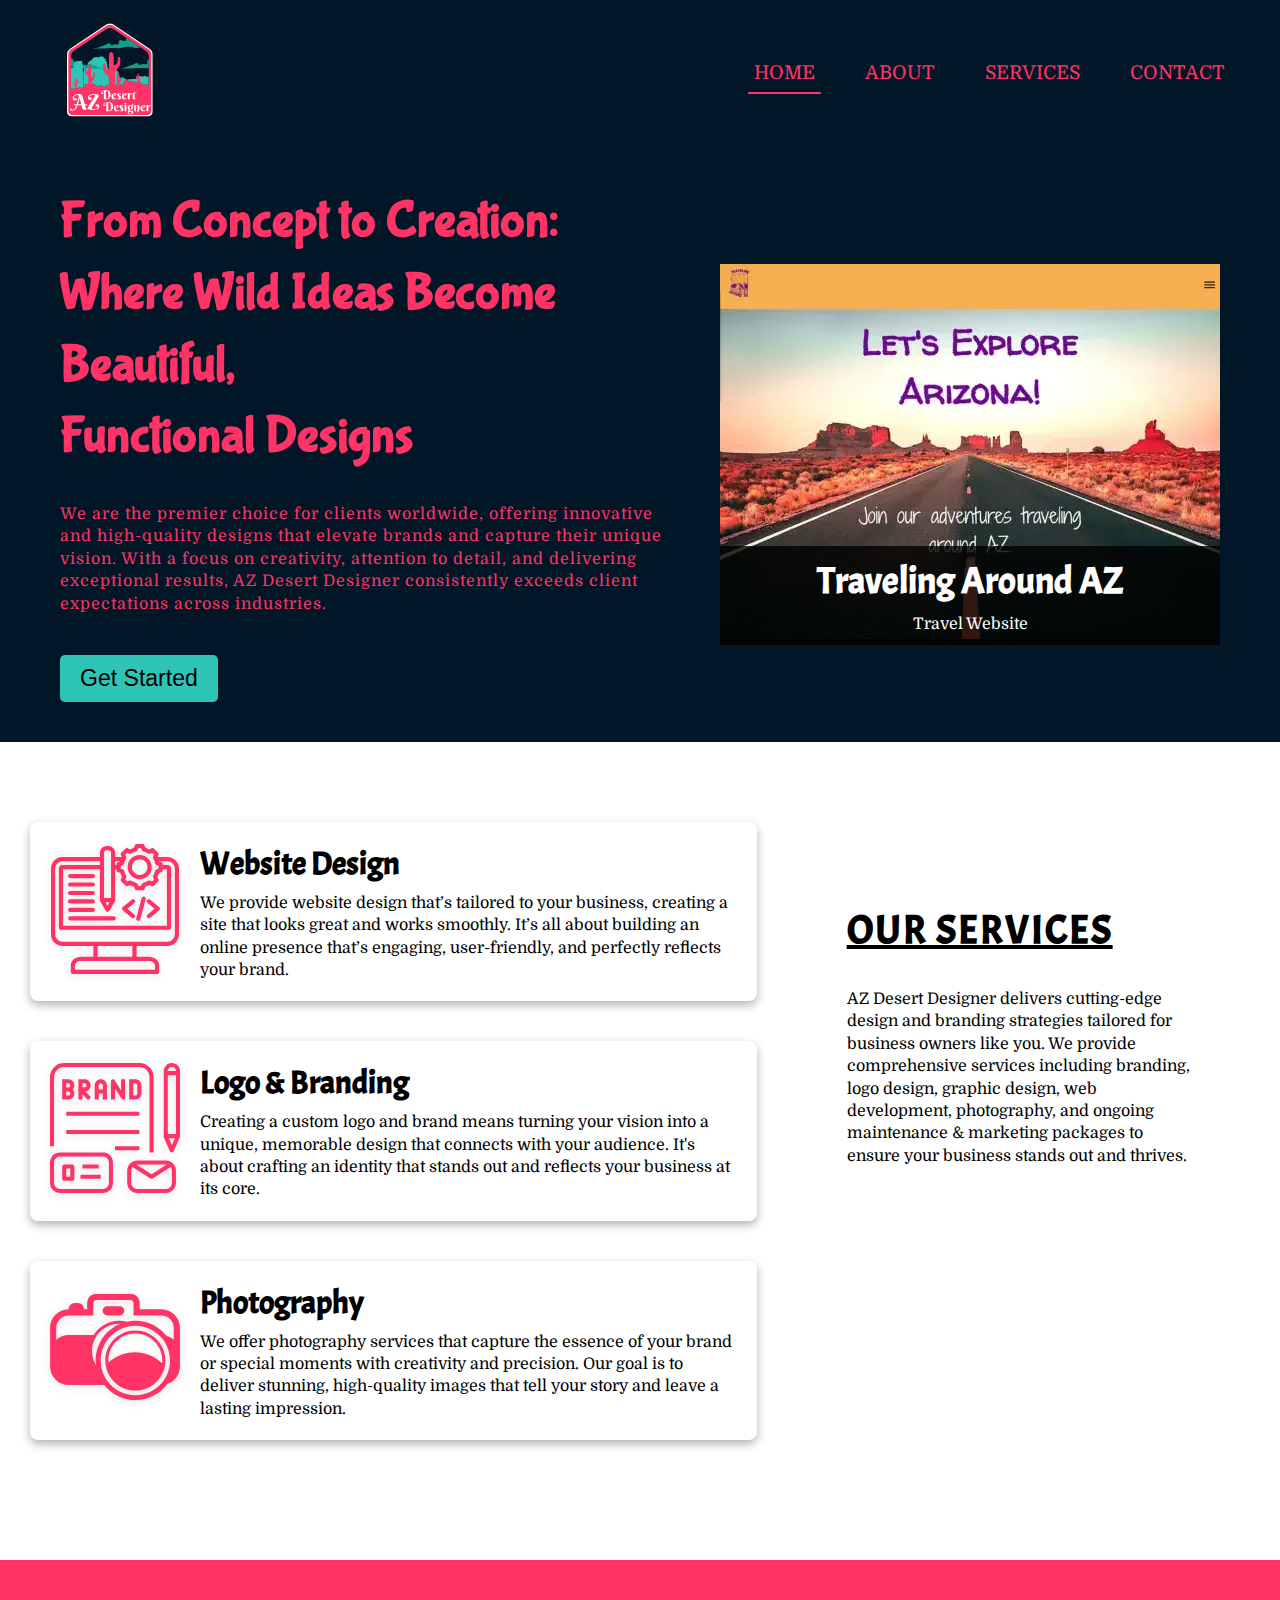
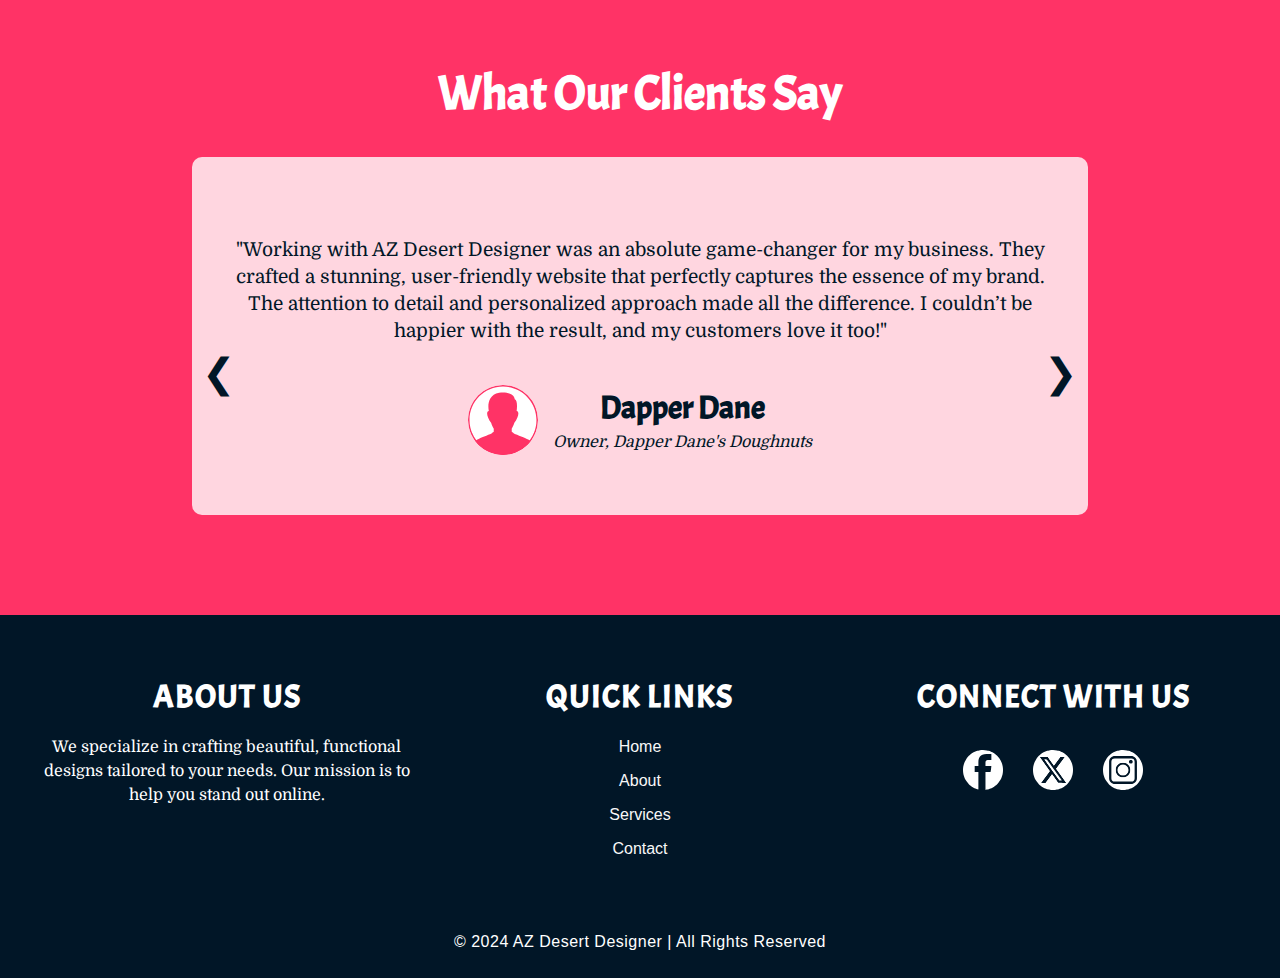
<file: index.html>
<!DOCTYPE html>
<html lang="en">

<head>
    <meta charset="UTF-8">
    <meta name="viewport" content="width=device-width, initial-scale=1.0">
    <meta name="description" content="We offer creative, modern, and user-friendly design solutions that make your business stand out. Contact us for custom web and graphic design services.">
    <meta name="keywords" content="web design, graphic design, creative design, UI/UX, modern design, design agency, design, designer">
    <meta name="author" content="AZ Desert Designer">
    <meta name="robots" content="index, follow">
    <meta property="og:title" content="Creative and Modern Design Solutions">
    <meta property="og:description" content="Offering unique web and graphic design solutions that make your brand stand out.">
    <meta property="og:type" content="website">
    <meta property="og:url" content="https://www.azdesertdesigner.com/" />
    <meta property="og:image" content="">
    <meta property="og:site_name" content="AZ Desert Designer">
    <title>Creative and Modern Design Solutions | AZ Desert Designer</title>
    <link rel="icon" type="image/webp" href="assets/images/az-desert-designer-favicon.svg">
    <link rel="stylesheet" href="css/global.css?v=1.0">
    <link rel="stylesheet" href="css/home.css?v=1.0">
    <link rel="canonical" href="https://www.azdesertdesigner.com/" />
    <!-- Google tag (gtag.js) -->
    <script async src="https://www.googletagmanager.com/gtag/js?id=G-CYQZF57DJ5"></script>
    <script>
        window.dataLayer = window.dataLayer || [];
        function gtag(){dataLayer.push(arguments);}
        gtag('js', new Date());
        gtag('config', 'G-CYQZF57DJ5');
    </script>
</head>

<body>

    <nav class="navbar">
        <div class="logo">
            <a href="index.html"><img src="assets/images/az-desert-designer-logo.svg" alt="AZ Desert Designer Logo"></a>
        </div>
        <ul class="nav-links" id="navLinks">
            <li><a href="index.html" class="active">HOME</a></li>
            <li><a href="about.html">ABOUT</a></li>
            <li><a href="services.html">SERVICES</a></li>
            <li><a href="contact.html">CONTACT</a></li>
        </ul>
        <div class="hamburger" onclick="toggleMenu()">
            <span class="menu-icon">&#9776;</span>
            <span class="close-icon">&times;</span>
        </div>
    </nav>

    <main class="main-section">
        <div class="text-section">
            <h1>From Concept to Creation:<br>Where Wild Ideas Become Beautiful,<br>Functional Designs</h1>
            <p>We are the premier choice for clients worldwide, offering innovative and high-quality designs that elevate brands and capture their unique vision. With a focus on creativity, attention to detail, and delivering exceptional results, AZ Desert Designer consistently exceeds client expectations across industries.</p>
            <button aria-label="Get started with our services">Get Started</button>
        </div>
        <div class="carousel-section">
            <div class="carousel" id="carousel">
                <div class="carousel-slide">
                    <picture>
                        <source srcset="assets/images/traveling-around-az-carousel500.webp" media="(max-width: 1764px)">
                        <img src="assets/images/traveling-around-az-carousel700.webp" alt="Landing page view of the Traveling Around AZ website">
                    </picture>
                    <div class="carousel-caption">
                        <h2>Traveling Around AZ</h2>
                        <p>Travel Website</p>
                    </div>
                </div>
                <div class="carousel-slide">
                    <picture>
                        <source srcset="assets/images/dapper-danes-doughnuts-carousel500.webp" media="(max-width: 1764px)">
                        <img src="assets/images/dapper-danes-doughnuts-carousel700.webp" alt="Landing page view of Dapper Dane's Doughnuts website">
                    </picture>
                    <div class="carousel-caption">
                        <h2>Dapper Dane's Doughnuts</h2>
                        <p>Pop-Up Restaurant</p>
                    </div>
                </div>
                <div class="carousel-slide">
                    <picture>
                        <source srcset="assets/images/creative-cactus-web-designs-carousel500.webp" media="(max-width: 1764px)">
                        <img src="assets/images/creative-cactus-web-designs-carousel700.webp" alt="Landing page view Creative Cactus Web Designs website">
                    </picture>
                    <div class="carousel-caption">
                        <h2>Creative Cactus Web Designs</h2>
                        <p>Web Design</p>
                    </div>
                </div>
            </div>
        </div>
    </main>

    <section class="services">
        <div class="services-left">
            <a href="web-design.html" class="services-link">
                <div class="services-card">
                    <div class="services-icon">
                        <img src="assets/images/web-design.svg" alt="graphic of web design">
                    </div>
                    <div class="services-card-content">
                        <h3>Website Design</h3>
                        <p>We provide website design that’s tailored to your business, creating a site that looks great and works smoothly. It’s all about building an online presence that’s engaging, user-friendly, and perfectly reflects your brand.</p>
                    </div>
                </div>
            </a>
            <a href="#" class="services-link">
                <div class="services-card">
                    <div class="services-icon">
                        <img src="assets/images/logo-brand.svg" alt="graphic of a logo and brand">
                    </div>
                    <div class="services-card-content">
                        <h3>Logo & Branding</h3>
                        <p>Creating a custom logo and brand means turning your vision into a unique, memorable design that connects with your audience. It's about crafting an identity that stands out and reflects your business at its core.</p>
                    </div>
                </div>
            </a>
            <a href="#" class="services-link">
                <div class="services-card">
                    <div class="services-icon">
                        <img src="assets/images/photography.svg" alt="graphic of a camera">
                    </div>
                    <div class="services-card-content">
                        <h3>Photography</h3>
                        <p>We offer photography services that capture the essence of your brand or special moments with creativity and precision. Our goal is to deliver stunning, high-quality images that tell your story and leave a lasting impression.</p>
                    </div>
                </div>
            </a>
        </div>
        <div class="services-text">
            <h2>Our Services</h2>
            <p>AZ Desert Designer delivers cutting-edge design and branding strategies tailored for business owners like you. We provide comprehensive services including branding, logo design, graphic design, web development, photography, and ongoing maintenance & marketing packages to ensure your business stands out and thrives.</p>
        </div>
    </section>

    <section class="testimonials">
        <h2>What Our Clients Say</h2>
        <div class="testimonials-carousel">
            <div class="testimonial-card active">
                <p class="quote">"Working with AZ Desert Designer was an absolute game-changer for my business. They crafted a stunning, user-friendly website that perfectly captures the essence of my brand. The attention to detail and personalized approach made all the difference. I couldn’t be happier with the result, and my customers love it too!"</p>
                <div class="client-info">
                    <img src="assets/images/generic-male-client.svg" alt="Client Photo">
                    <div>
                        <h3>Dapper Dane</h3>
                        <p>Owner, Dapper Dane's Doughnuts</p>
                    </div>
                </div>
            </div>
            <div class="testimonial-card">
                <p class="quote">"AZ Desert Designer delivered beyond our expectations. Not only did they create a visually stunning site, but they also ensured it was fast, responsive, and optimized for SEO. Their professionalism and ability to understand our needs made the entire process seamless. Our site traffic has significantly increased since the launch!"</p>
                <div class="client-info">
                    <img src="assets/images/generic-male-client.svg" alt="Client Photo">
                    <div>
                        <h3>Jon Desserres</h3>
                        <p>Founder, Creative Cactus Web Designs</p>
                    </div>
                </div>
            </div>
            <div class="testimonial-card">
                <p class="quote">"From start to finish, AZ Desert Designer made our web design process smooth and stress-free. They were incredibly responsive and always willing to go the extra mile to make sure our vision came to life. The result was a clean, modern website that truly stands out in our industry. I highly recommend them to anyone looking to elevate their online presence!"</p>
                <div class="client-info">
                    <img src="assets/images/generic-female-client.svg" alt="Client Photo">
                    <div>
                        <h3>Road Warrior</h3>
                        <p>Director, Traveling Around AZ</p>
                    </div>
                </div>
            </div>
        </div>
        <!-- Carousel controls -->
        <button class="carousel-prev" aria-label="Previous Testimonial">&#10094;</button>
        <button class="carousel-next" aria-label="Next Testimonial">&#10095;</button>
    </section>    

    <footer class="footer">
        <div class="footer-content">
            <div class="footer-section about">
                <h2>About Us</h2>
                <p>We specialize in crafting beautiful, functional designs tailored to your needs. Our mission is to help you stand out online.</p>
            </div>
    
            <div class="footer-section links">
                <h2>Quick Links</h2>
                <ul>
                    <li><a href="index.html">Home</a></li>
                    <li><a href="about.html">About</a></li>
                    <li><a href="services.html">Services</a></li>
                    <li><a href="contact.html">Contact</a></li>
                </ul>
            </div>
    
            <div class="footer-section social">
                <h2>Connect With Us</h2>
                <div class="social-links">
                    <a href="https://www.facebook.com" aria-label="Follow us on Facebook" rel="nofollow noopener noreferrer" target="_blank" class="social-icon facebook-icon"></a>
                    <a href="https://www.twitter.com" aria-label="Follow us on Twitter" rel="nofollow noopener noreferrer" target="_blank" class="social-icon twitter-icon"></a>
                    <a href="https://www.instagram.com" aria-label="Follow us on Instagram" rel="nofollow noopener noreferrer" target="_blank" class="social-icon instagram-icon"></a>
                </div>
            </div>
        </div>
    
        <div class="footer-bottom">
            &copy; 2024 AZ Desert Designer | All Rights Reserved
        </div>
    </footer>
    
    
    <script src="index.js"></script>
</body>

</html>
</file>
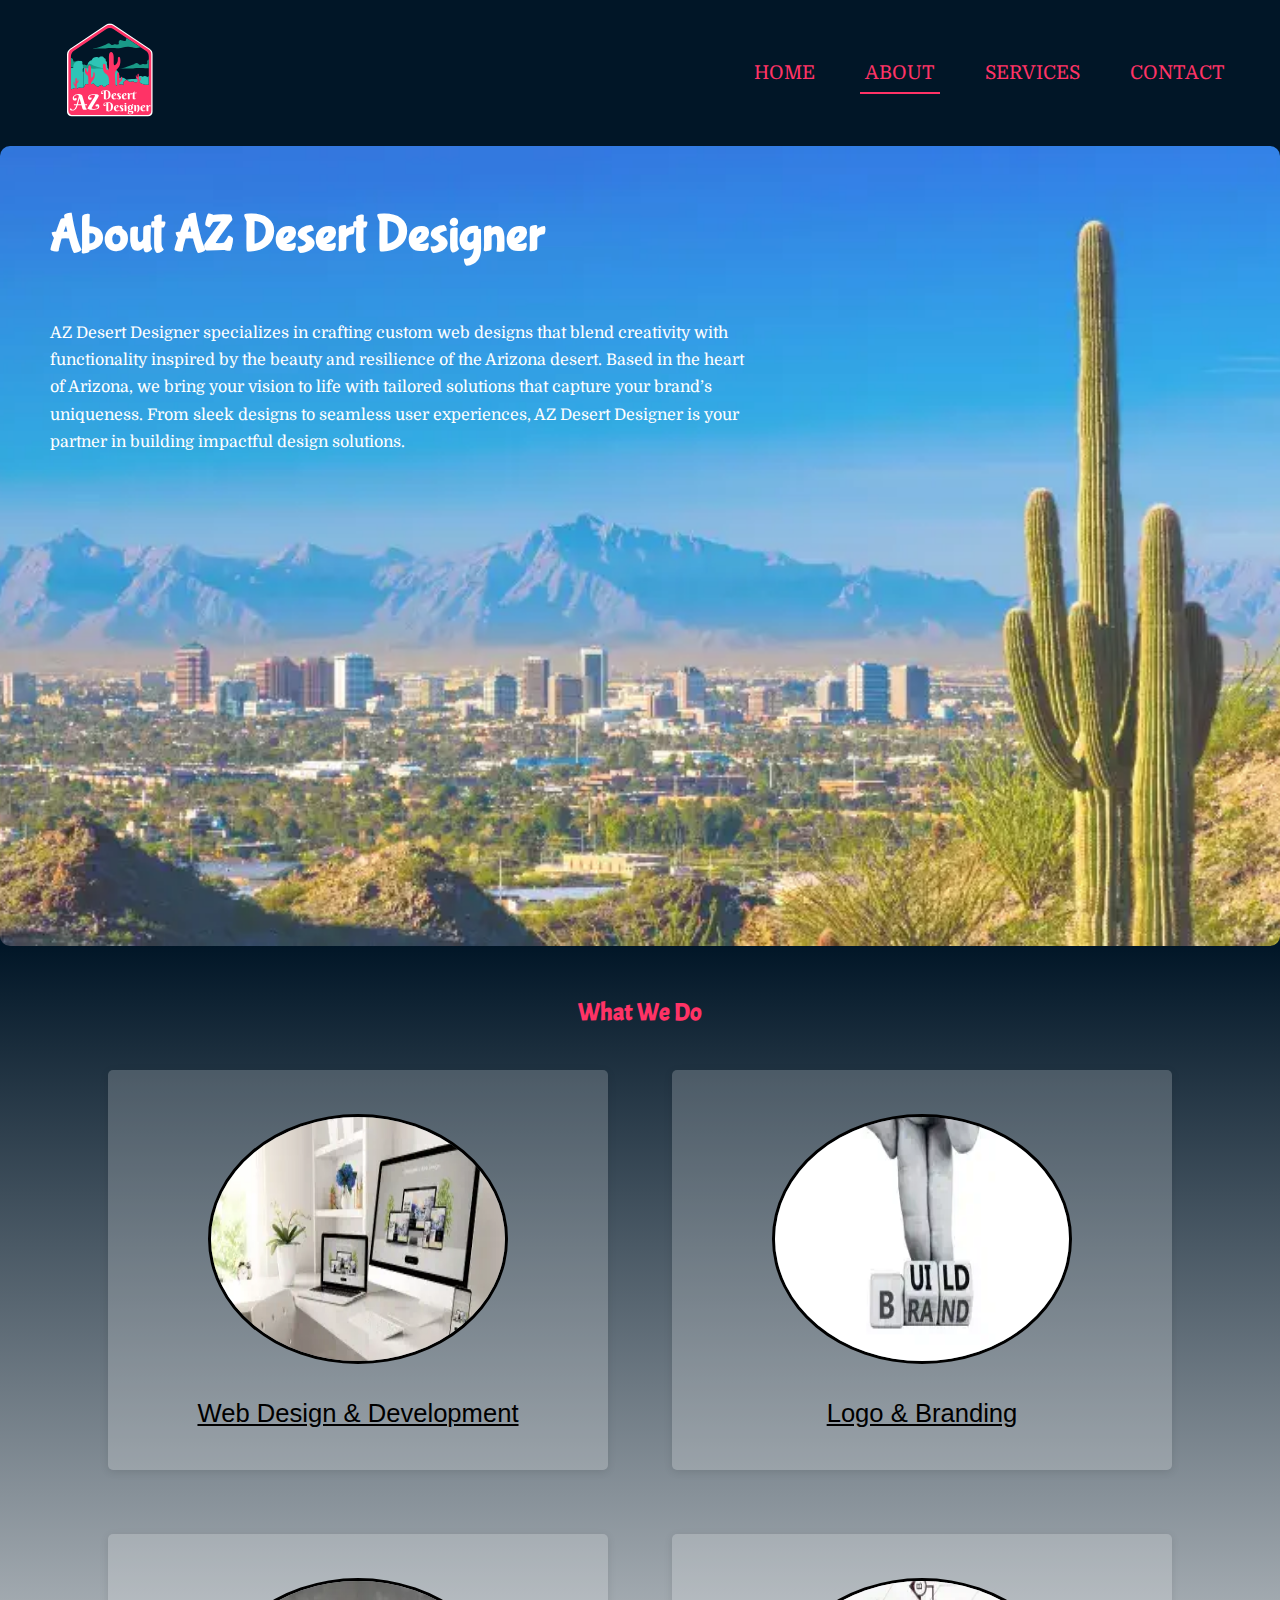
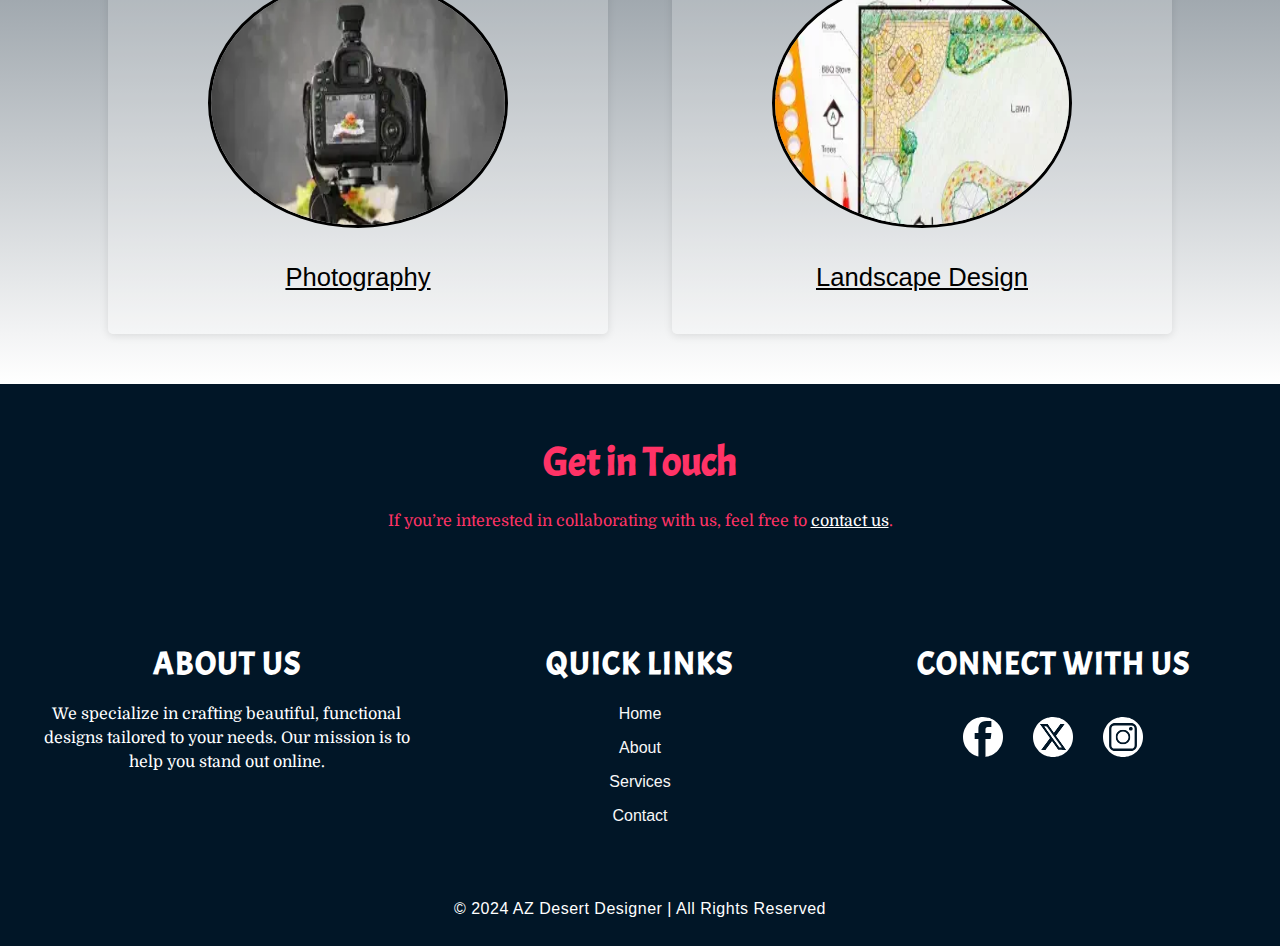
<file: about.html>
<!DOCTYPE html>
<html lang="en">

<head>
    <meta charset="UTF-8">
    <meta name="viewport" content="width=device-width, initial-scale=1.0">
    <meta name="description" content="At AZ Desert Designer, we provide innovative web and graphic design solutions tailored to elevate your brand. Discover our creative approach and personalized service.">
    <meta name="keywords" content="web design, graphic design, photography, creative design, UI/UX, modern design, design agency, branding, custom design, Arizona designer">
    <meta name="author" content="AZ Desert Designer">
    <meta name="robots" content="index, follow">
    <meta property="og:title" content="Creative and Modern Design Solutions by AZ Desert Designer">
    <meta property="og:description" content="Explore unique web and graphic design solutions that enhance your brand's identity with AZ Desert Designer. Contact us for a consultation.">
    <meta property="og:type" content="website">
    <meta property="og:url" content="https://www.azdesertdesigner.com/about.html" />
    <meta property="og:image" content="">
    <meta property="og:site_name" content="AZ Desert Designer">
    <title>About Us | AZ Desert Designer - Creative and Modern Design Solutions</title>
    <link rel="icon" type="image/webp" href="assets/images/az-desert-designer-favicon.svg">
    <link rel="stylesheet" href="css/global.css?v=1.0">
    <link rel="stylesheet" href="css/about.css?v=1.0">
    <link rel="canonical" href="https://www.azdesertdesigner.com/about.html" />
    <!-- Google tag (gtag.js) -->
    <script async src="https://www.googletagmanager.com/gtag/js?id=G-CYQZF57DJ5"></script>
    <script>
        window.dataLayer = window.dataLayer || [];
        function gtag(){dataLayer.push(arguments);}
        gtag('js', new Date());
        gtag('config', 'G-CYQZF57DJ5');
    </script>
</head>

<body>

    <nav class="navbar">
        <div class="logo">
            <a href="index.html"><img src="assets/images/az-desert-designer-logo.svg" alt="AZ Desert Designer Logo"></a>
        </div>
        <ul class="nav-links" id="navLinks">
            <li><a href="index.html">HOME</a></li>
            <li><a href="about.html" class="active">ABOUT</a></li>
            <li><a href="services.html">SERVICES</a></li>
            <li><a href="contact.html">CONTACT</a></li>
        </ul>
        <div class="hamburger" onclick="toggleMenu()">
            <span class="menu-icon">&#9776;</span>
            <span class="close-icon">&times;</span>
        </div>
    </nav>

    <main>
        <section class="about-main">
            <h1>About AZ Desert Designer</h1>
            <p>AZ Desert Designer specializes in crafting custom web designs that blend creativity with functionality inspired by the beauty and resilience of the Arizona desert. Based in the heart of Arizona, we bring your vision to life with tailored solutions that capture your brand’s uniqueness. From sleek designs to seamless user experiences, AZ Desert Designer is your partner in building impactful design solutions.</p>
        </section>
        <section class="about-services">
            <h2>What We Do</h2>
            <ul>
                <li><a href="web-design.html"><img src="assets/images/about-web-design.webp" alt="Web Design Image">Web Design & Development</a></li>
                <li><a href="logo-branding.html"><img src="assets/images/about-logo-branding.webp" alt="Logo & Branding Image">Logo & Branding</a></li>
                <li><a href=""><img src="assets/images/about-photography.webp" alt="Photography Image">Photography</a></li>
                <li><a href=""><img src="assets/images/about-landscape-design.webp" alt="Landscape Design Image">Landscape Design</a></li>
            </ul>
        </section>
        <section class="about-contact">
            <h2>Get in Touch</h2>
            <p>If you’re interested in collaborating with us, feel free to <a href="contact.html">contact us</a>.</p>
        </section>
    </main>

    <footer class="footer">
        <div class="footer-content">
            <div class="footer-section about">
                <h2>About Us</h2>
                <p>We specialize in crafting beautiful, functional designs tailored to your needs. Our mission is to help you stand out online.</p>
            </div>
    
            <div class="footer-section links">
                <h2>Quick Links</h2>
                <ul>
                    <li><a href="index.html">Home</a></li>
                    <li><a href="about.html">About</a></li>
                    <li><a href="services.html">Services</a></li>
                    <li><a href="contact.html">Contact</a></li>
                </ul>
            </div>
    
            <div class="footer-section social">
                <h2>Connect With Us</h2>
                <div class="social-links">
                    <a href="https://www.facebook.com" aria-label="Follow us on Facebook" rel="nofollow noopener noreferrer" target="_blank" class="social-icon facebook-icon"></a>
                    <a href="https://www.twitter.com" aria-label="Follow us on Twitter" rel="nofollow noopener noreferrer" target="_blank" class="social-icon twitter-icon"></a>
                    <a href="https://www.instagram.com" aria-label="Follow us on Instagram" rel="nofollow noopener noreferrer" target="_blank" class="social-icon instagram-icon"></a>
                </div>
            </div>
        </div>
    
        <div class="footer-bottom">
            &copy; 2024 AZ Desert Designer | All Rights Reserved
        </div>
    </footer>
    
    <script src="index.js"></script>
</body>

</html>
</file>
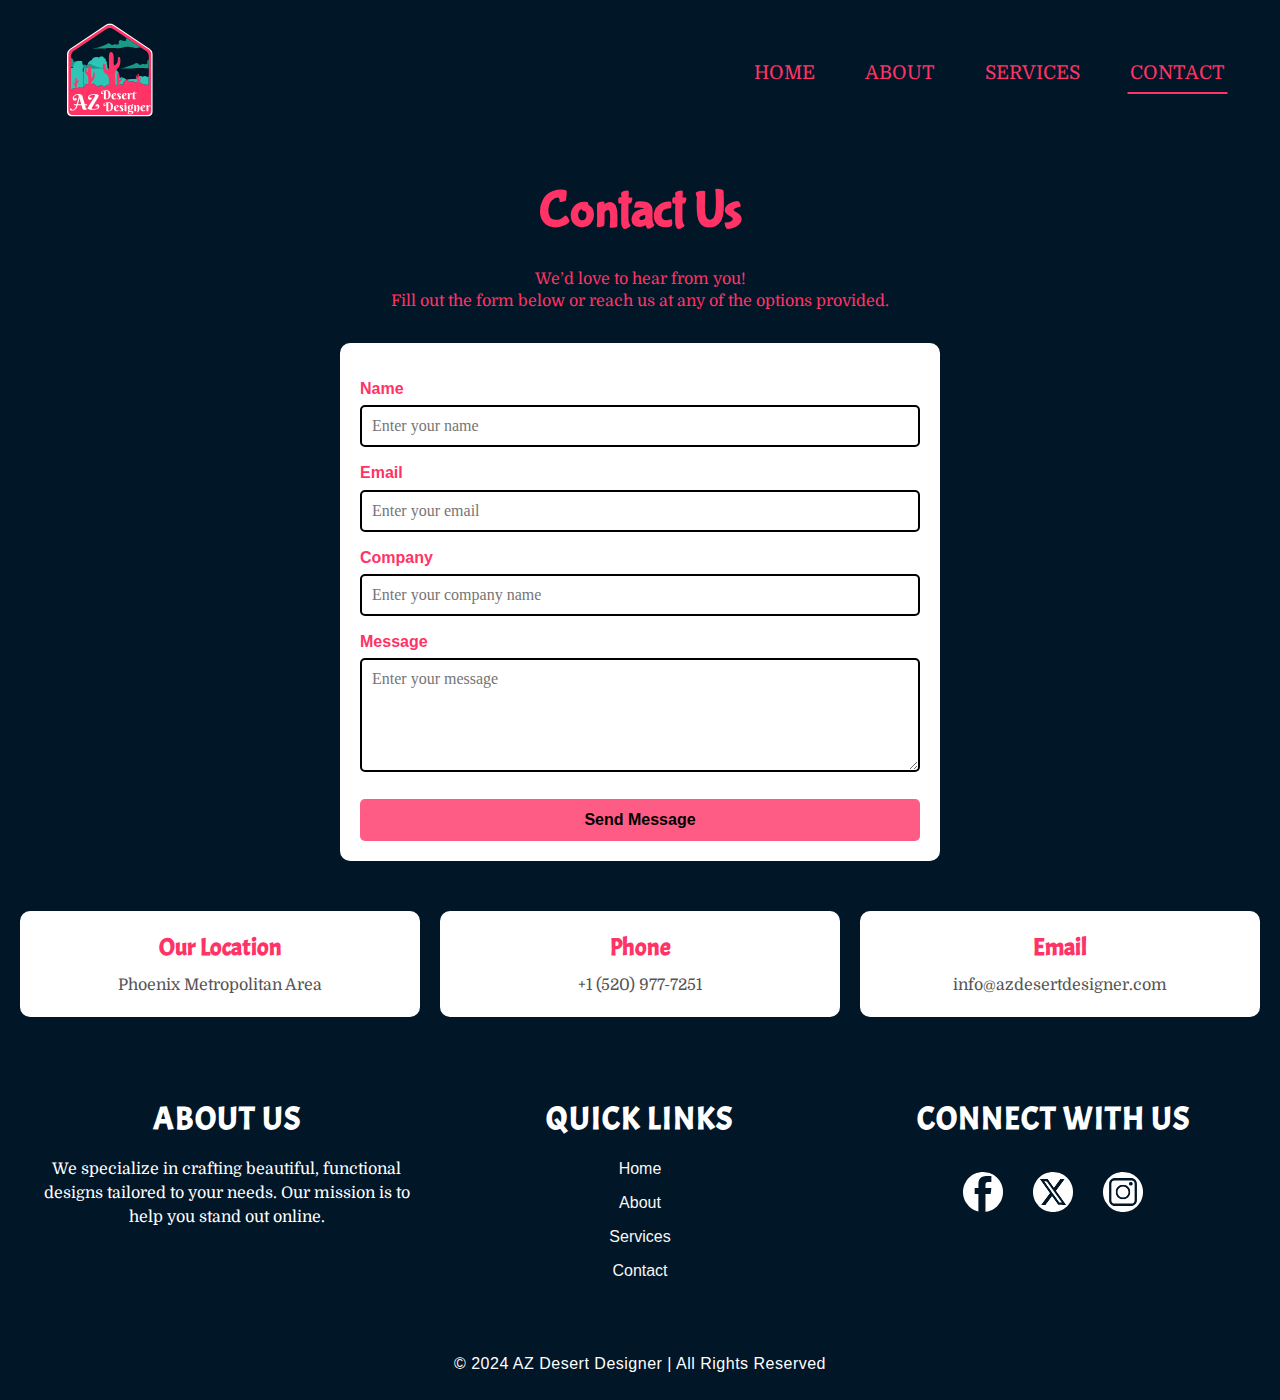
<file: contact.html>
<!DOCTYPE html>
<html lang="en">

<head>
    <meta charset="UTF-8">
    <meta name="viewport" content="width=device-width, initial-scale=1.0">
    <meta name="description" content="Connect with AZ Desert Designer for custom web design, branding, and desert-inspired creative solutions. Reach out for personalized consultations and elevate your brand’s identity.">
    <meta name="keywords" content="contact AZ Desert Designer, web design contact, custom branding consultations, Arizona creative services, desert-inspired design, AZ Desert Designer support, professional design help, design inquiries">
    <meta name="author" content="AZ Desert Designer">
    <meta name="robots" content="index, follow">
    <meta property="og:title" content="Contact AZ Desert Designer - Your Creative Partner for Web and Branding Solutions">
    <meta property="og:description" content="Get in touch with AZ Desert Designer for custom, desert-inspired web and graphic design services. Reach out today to transform your brand with our unique expertise.">
    <meta property="og:type" content="website">
    <meta property="og:url" content="https://www.azdesertdesigner.com/contact.html" />
    <meta property="og:image" content="">
    <meta property="og:site_name" content="AZ Desert Designer">
    <title>Contact Us | AZ Desert Designer - Web Design & Branding Consultations</title>
    <link rel="icon" type="image/webp" href="assets/images/az-desert-designer-favicon.svg">
    <link rel="stylesheet" href="css/global.css?v=1.0">
    <link rel="stylesheet" href="css/contact.css?v=1.0">
    <link rel="canonical" href="https://www.azdesertdesigner.com/contact.html" />
    <!-- Google tag (gtag.js) -->
    <script async src="https://www.googletagmanager.com/gtag/js?id=G-CYQZF57DJ5"></script>
    <script>
        window.dataLayer = window.dataLayer || [];
        function gtag(){dataLayer.push(arguments);}
        gtag('js', new Date());
        gtag('config', 'G-CYQZF57DJ5');
    </script>
</head>

<body>

    <nav class="navbar">
        <div class="logo">
            <a href="index.html"><img src="assets/images/az-desert-designer-logo.svg" alt="AZ Desert Designer Logo"></a>
        </div>
        <ul class="nav-links" id="navLinks">
            <li><a href="index.html">HOME</a></li>
            <li><a href="about.html">ABOUT</a></li>
            <li><a href="services.html">SERVICES</a></li>
            <li><a href="contact.html" class="active">CONTACT</a></li>
        </ul>
        <div class="hamburger" onclick="toggleMenu()">
            <span class="menu-icon">&#9776;</span>
            <span class="close-icon">&times;</span>
        </div>
    </nav>

    <div class="contact-container">
        <!-- Header Section -->
        <header class="contact-header">
            <h1>Contact Us</h1>
            <p>We’d love to hear from you!<br>Fill out the form below or reach us at any of the options provided.</p>
        </header>
    
        <!-- Contact Form Section -->
        <section class="contact-form-section">
            <form action="submit_form.php" method="POST" class="contact-form">
                <label for="name">Name</label>
                <input type="text" id="name" name="name" placeholder="Enter your name" required>
    
                <label for="email">Email</label>
                <input type="email" id="email" name="email" placeholder="Enter your email" required>
    
                <label for="subject">Company</label>
                <input type="text" id="subject" name="subject" placeholder="Enter your company name">
    
                <label for="message">Message</label>
                <textarea id="message" name="message" rows="5" placeholder="Enter your message" required></textarea>
    
                <button type="submit">Send Message</button>
            </form>
        </section>
    
        <!-- Contact Information Section -->
        <section class="contact-info-section">
            <div class="contact-info">
                <h2>Our Location</h2>
                <p>Phoenix Metropolitan Area</p>
            </div>
            <div class="contact-info">
                <h2>Phone</h2>
                <p><a href="tel:+15209777251">+1 (520) 977-7251</a></p>
            </div>
            <div class="contact-info">
                <h2>Email</h2>
                <p><a href="mailto:info@azdesertdesigner.com">info@azdesertdesigner.com</a></p>
            </div>
        </section>
    </div>

    <footer class="footer">
        <div class="footer-content">
            <div class="footer-section about">
                <h2>About Us</h2>
                <p>We specialize in crafting beautiful, functional designs tailored to your needs. Our mission is to help you stand out online.</p>
            </div>
    
            <div class="footer-section links">
                <h2>Quick Links</h2>
                <ul>
                    <li><a href="index.html">Home</a></li>
                    <li><a href="about.html">About</a></li>
                    <li><a href="services.html">Services</a></li>
                    <li><a href="contact.html">Contact</a></li>
                </ul>
            </div>
    
            <div class="footer-section social">
                <h2>Connect With Us</h2>
                <div class="social-links">
                    <a href="https://www.facebook.com" aria-label="Follow us on Facebook" rel="nofollow noopener noreferrer" target="_blank" class="social-icon facebook-icon"></a>
                    <a href="https://www.twitter.com" aria-label="Follow us on Twitter" rel="nofollow noopener noreferrer" target="_blank" class="social-icon twitter-icon"></a>
                    <a href="https://www.instagram.com" aria-label="Follow us on Instagram" rel="nofollow noopener noreferrer" target="_blank" class="social-icon instagram-icon"></a>
                </div>
            </div>
        </div>
    
        <div class="footer-bottom">
            &copy; 2024 AZ Desert Designer | All Rights Reserved
        </div>
    </footer>
    
    <script src="index.js"></script>
</body>

</html>
</file>
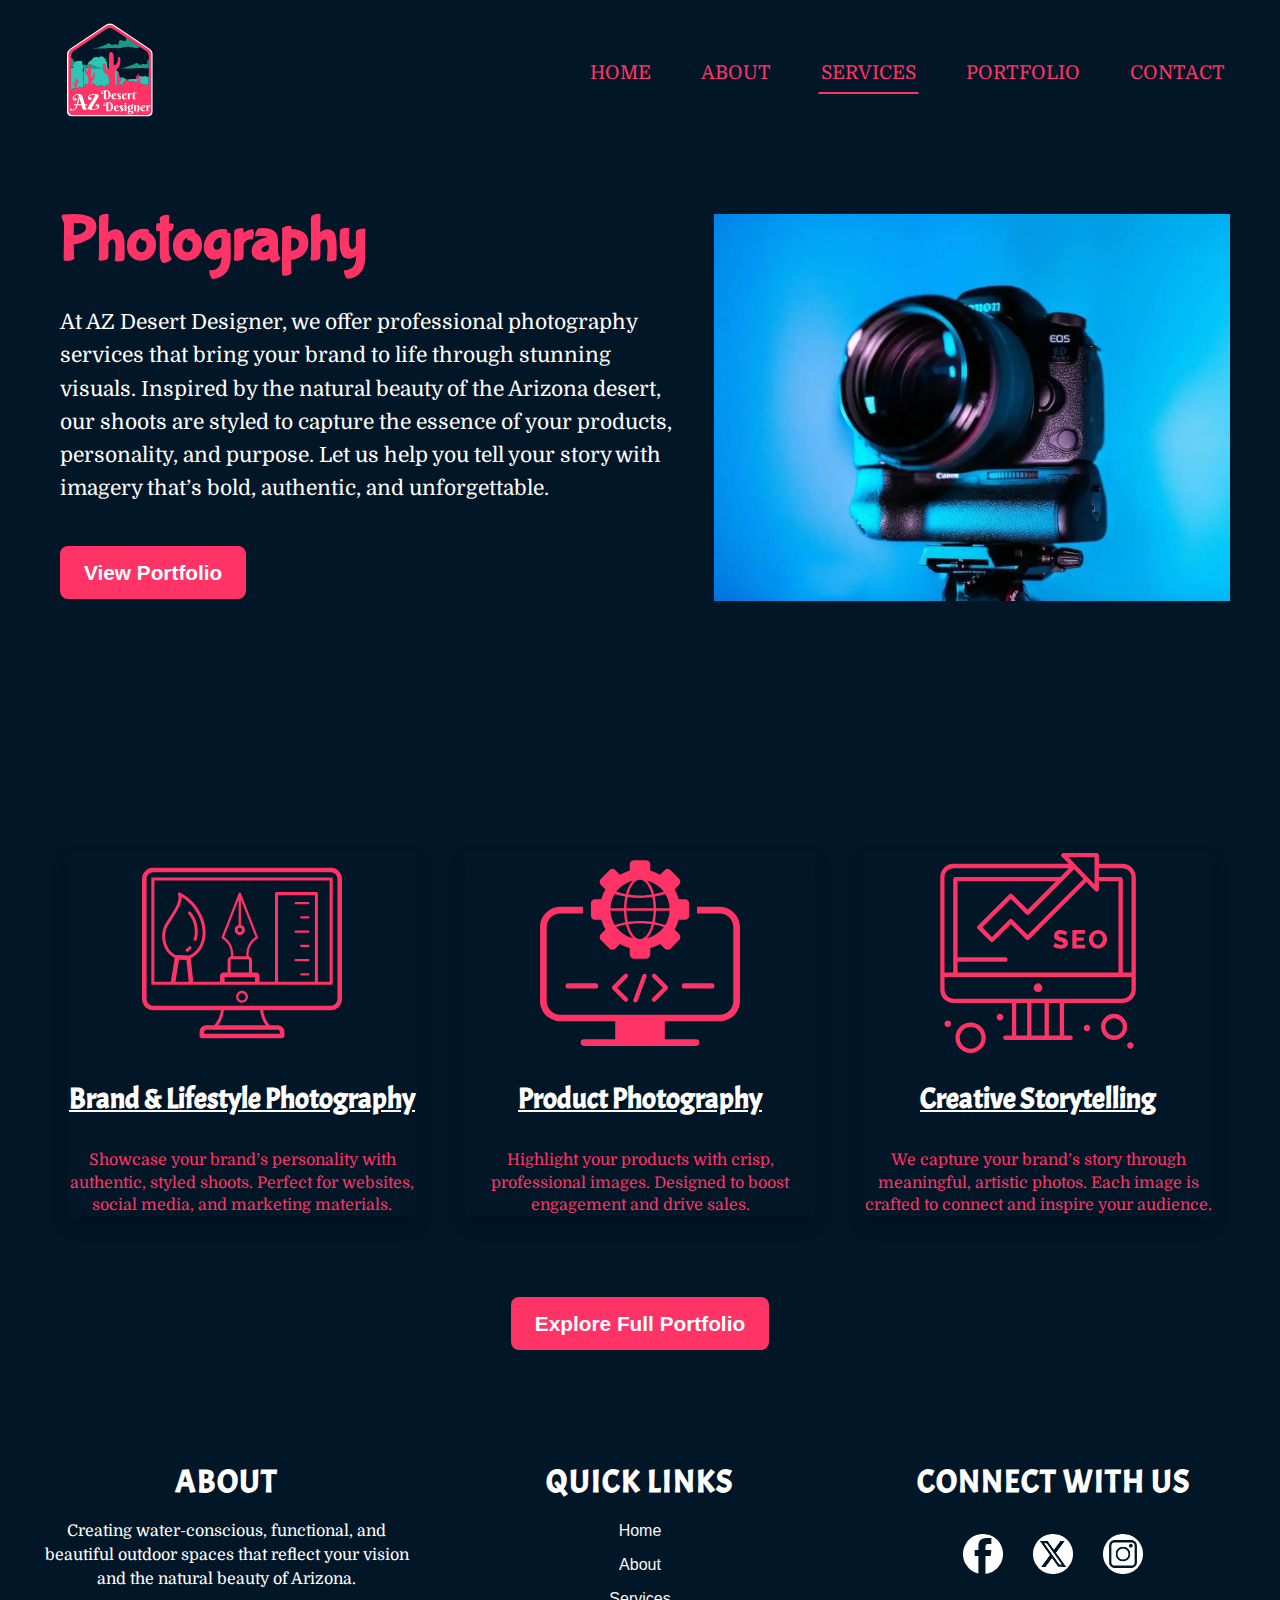
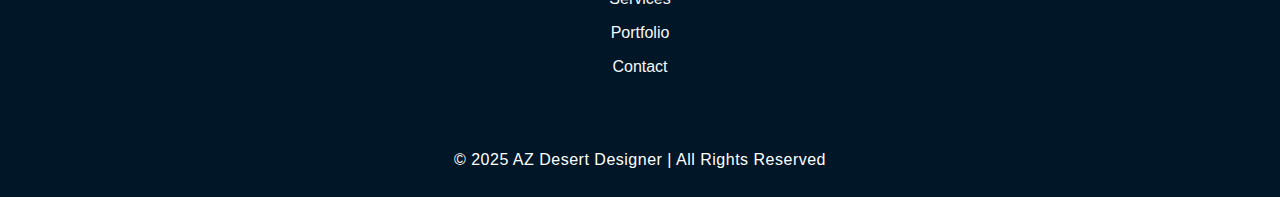
<file: outdoor-styling.html>
<!DOCTYPE html>
<html lang="en">

<head>
    <meta charset="UTF-8">
    <meta name="viewport" content="width=device-width, initial-scale=1.0">

    <!-- Primary Meta Tags -->
    <meta name="description" content="Capture your brand's essence with professional photography services by AZ Desert Designer. Styled shoots, product images, and content that tells your visual story.">
    <meta name="author" content="AZ Desert Designer">
    <meta name="robots" content="index, follow">

    <!-- Open Graph / Facebook -->
    <meta property="og:title" content="AZ Desert Designer Photography Services | Creative Visual Storytelling in Arizona">
    <meta property="og:description" content="Showcase your brand with stunning photography, from product shots to creative content. Our desert-inspired visuals make a lasting impression.">
    <meta property="og:type" content="website">
    <meta property="og:url" content="https://www.azdesertdesigner.com/photography.html">
    <meta property="og:image" content="https://www.azdesertdesigner.com/assets/images/az-desert-designer-preview.jpg">
    <meta property="og:image:width" content="1200">
    <meta property="og:image:height" content="630">
    <meta property="og:site_name" content="AZ Desert Designer">

    <!-- Twitter Card -->
    <meta name="twitter:card" content="summary_large_image">
    <meta name="twitter:title" content="AZ Desert Designer Photography Services | Creative Visual Storytelling in Arizona">
    <meta name="twitter:description" content="Showcase your brand with stunning photography, from product shots to creative content. Our desert-inspired visuals make a lasting impression.">
    <meta name="twitter:image" content="https://www.azdesertdesigner.com/assets/images/az-desert-designer-preview.jpg">

    <!-- Title -->
    <title>AZ Desert Designer | Creative Photography in Arizona</title>

    <!-- Favicon -->
    <link rel="icon" type="image/webp" href="/assets/images/az-desert-designer-favicon.svg">

    <!-- Canonical -->
    <link rel="canonical" href="https://www.azdesertdesigner.com/photography.html">

    <!-- Fonts -->
    <link rel="preload" href="assets/fonts/BubblegumSans-Regular.woff2" as="font" type="font/woff2" crossorigin>
    <link rel="preload" href="assets/fonts/Domine-Regular.woff2" as="font" type="font/woff2" crossorigin>
    <link rel="preload" href="assets/fonts/Acme-Regular.woff2" as="font" type="font/woff2" crossorigin>

    <!-- CSS -->
    <link rel="preload" href="css/global.css?v=1.1" as="style">
    <link rel="preload" href="css/outdoor-styling.css?v=1.1" as="style">
    <link rel="stylesheet" href="css/global.css?v=1.0">
    <link rel="stylesheet" href="css/outdoor-styling.css?v=1.0">
    
    <!-- Google Analytics -->
    <script async src="https://www.googletagmanager.com/gtag/js?id=G-CYQZF57DJ5"></script>
    <script>
        window.dataLayer = window.dataLayer || [];
        function gtag(){dataLayer.push(arguments);}
        gtag('js', new Date());
        gtag('config', 'G-CYQZF57DJ5');
    </script>

    <!-- JSON-LD Schema -->
    <script type="application/ld+json">
    {
        "@context": "https://schema.org",
        "@type": "Organization",
        "name": "AZ Desert Designer",
        "url": "https://www.azdesertdesigner.com",
        "logo": "https://www.azdesertdesigner.com/assets/images/az-desert-designer-logo.svg"
    }
    </script>
</head>

<body>

    <nav class="navbar">
        <div class="logo">
            <a href="index.html"><img src="/assets/images/az-desert-designer-logo.svg" alt="AZ Desert Designer Logo"></a>
        </div>
        <ul class="nav-links" id="navLinks">
            <li><a href="index.html">HOME</a></li>
            <li><a href="about.html">ABOUT</a></li>
            <li><a href="services.html" class="active">SERVICES</a></li>
            <li><a href="portfolio.html">PORTFOLIO</a></li>
            <li><a href="contact.html">CONTACT</a></li>
        </ul>
        <div class="hamburger" onclick="toggleMenu()">
            <span class="menu-icon">&#9776;</span>
            <span class="close-icon">&times;</span>
        </div>
    </nav>

    <main class="main-section">
        <div class="main-text">
            <h1>Photography</h1>
            <p>At AZ Desert Designer, we offer professional photography services that bring your brand to life through stunning visuals. Inspired by the natural beauty of the Arizona desert, our shoots are styled to capture the essence of your products, personality, and purpose. Let us help you tell your story with imagery that’s bold, authentic, and unforgettable.</p>
            <a href="photography-portfolio.html" class="cta-btn">View Portfolio</a>
        </div>
        <div class="main-image">
            <img src="/assets/images/photography-main-1200.webp" alt="view of a camera" />
        </div>
    </main>

    <section class="services-container">
        <h2>Our Services</h2>
        <div class="services-list">
            <div class="service">
                <div class="image">
                    <img src="/assets/images/web-design-icon.svg" alt="Web Design Icon">
                </div>
                <h3>Brand & Lifestyle Photography</h3>
                <p>Showcase your brand’s personality with authentic, styled shoots. Perfect for websites, social media, and marketing materials.</p>
            </div>
            <div class="service">
                <div class="image">
                    <img src="/assets/images/web-development-icon.svg" alt="Web Development Icon">
                </div>
                <h3>Product Photography</h3>
                <p>Highlight your products with crisp, professional images. Designed to boost engagement and drive sales.</p>
            </div>
            <div class="service">
                <div class="image">
                    <img src="/assets/images/seo-icon.svg" alt="SEO Optimization Icon">
                </div>
                <h3>Creative Storytelling</h3>
                <p>We capture your brand’s story through meaningful, artistic photos. Each image is crafted to connect and inspire your audience.</p>
            </div>
        </div>
        <div class="cta-wrapper">
            <a href="photography-portfolio.html" class="cta-btn">Explore Full Portfolio</a>
        </div>
    </section>

    <footer class="footer">
        <div class="footer-content">
            <div class="footer-section about">
                <h2>About</h2>
                <p>Creating water-conscious, functional, and beautiful outdoor spaces that reflect your vision and the natural beauty of Arizona.</p>
            </div>
    
            <div class="footer-section links">
                <h2>Quick Links</h2>
                <ul>
                    <li><a href="index.html">Home</a></li>
                    <li><a href="about.html">About</a></li>
                    <li><a href="services.html">Services</a></li>
                    <li><a href="portfolio.html">Portfolio</a></li>
                    <li><a href="contact.html">Contact</a></li>
                </ul>
            </div>
    
            <div class="footer-section social">
                <h2>Connect With Us</h2>
                <div class="social-links">
                    <a href="https://www.facebook.com" aria-label="Follow us on Facebook" rel="nofollow noopener noreferrer" target="_blank" class="social-icon facebook-icon"></a>
                    <a href="https://www.twitter.com" aria-label="Follow us on Twitter" rel="nofollow noopener noreferrer" target="_blank" class="social-icon twitter-icon"></a>
                    <a href="https://www.instagram.com" aria-label="Follow us on Instagram" rel="nofollow noopener noreferrer" target="_blank" class="social-icon instagram-icon"></a>
                </div>
            </div>
        </div>
    
        <div class="footer-bottom">
            &copy; 2025 AZ Desert Designer | All Rights Reserved
        </div>
    </footer>
    
    <script src="index.js" defer></script>
</body>

</html>
</file>
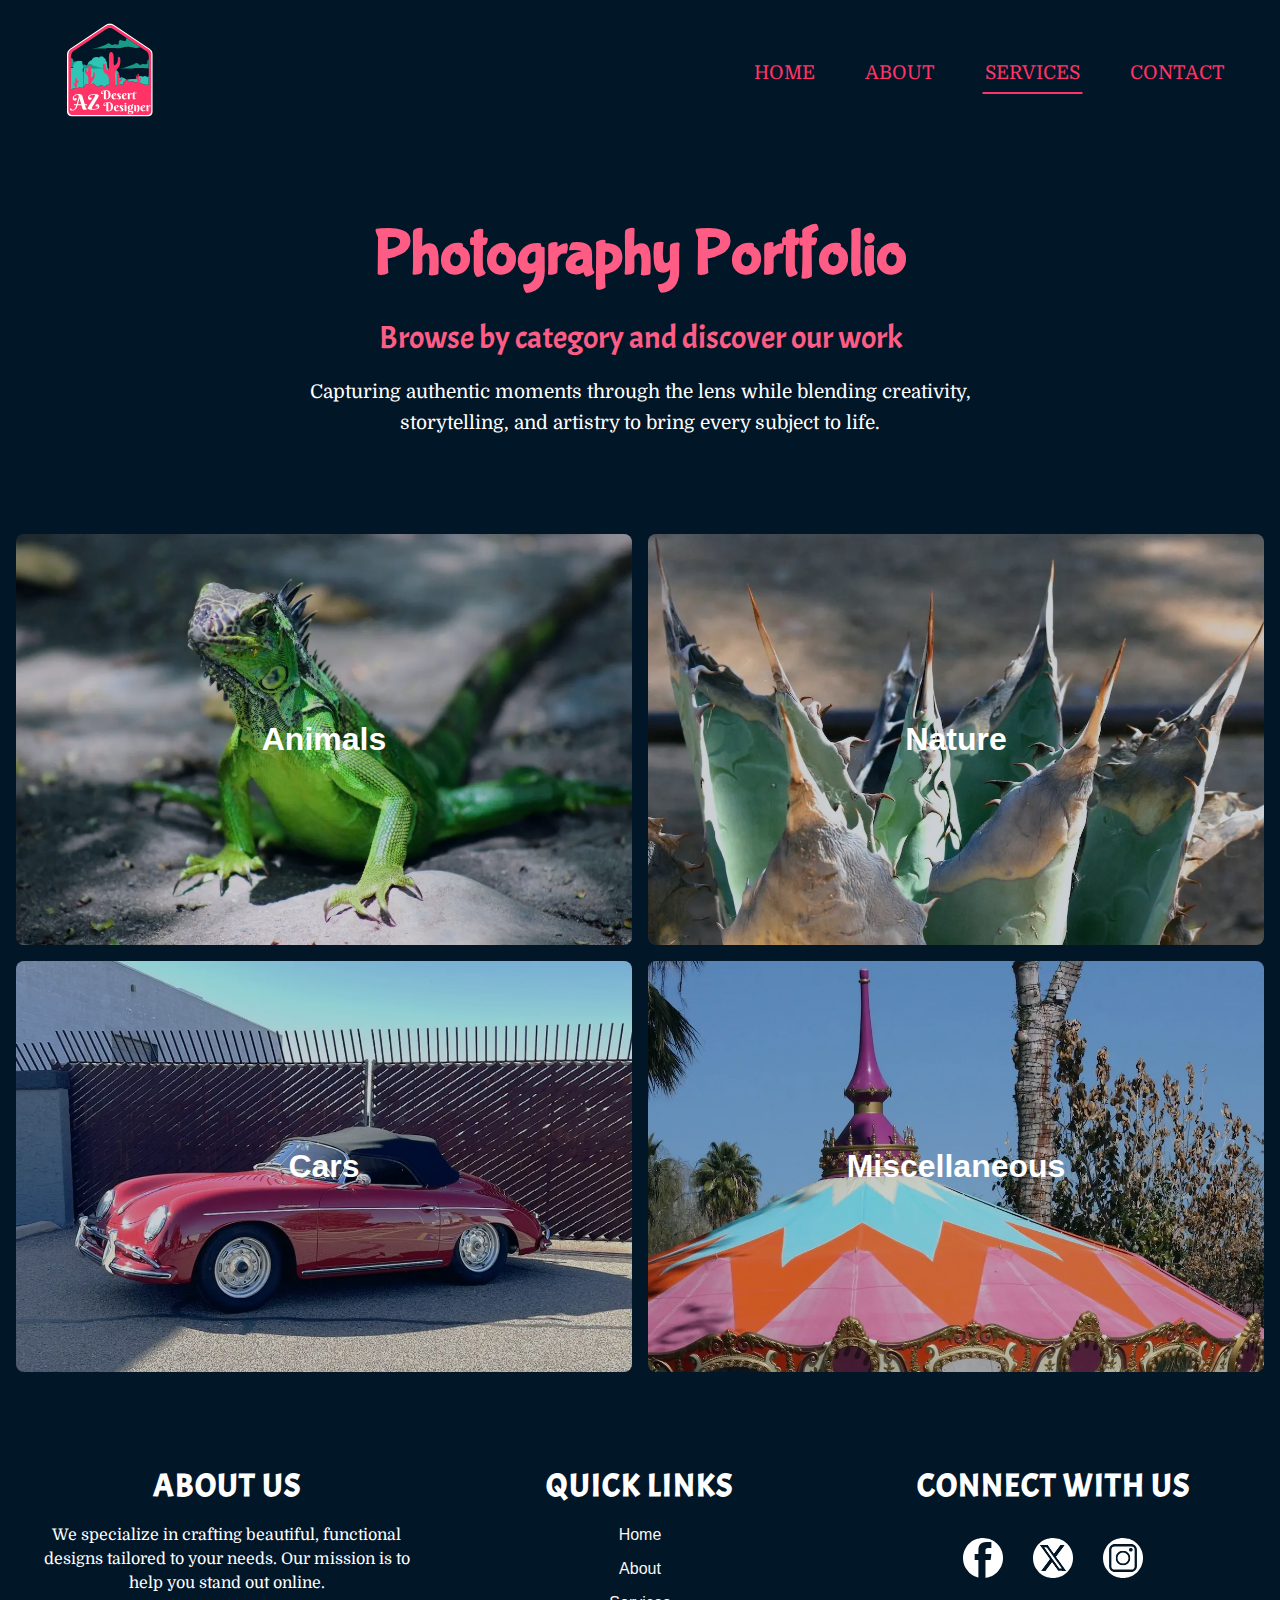
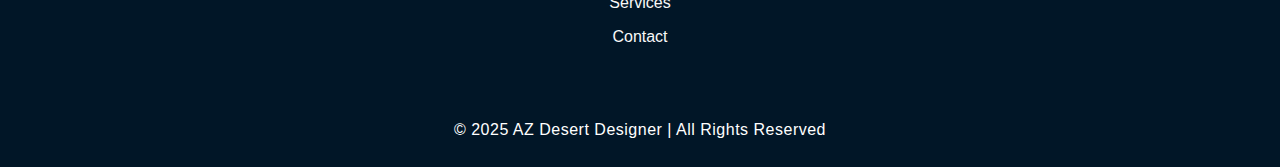
<file: photography-portfolio.html>
<!DOCTYPE html>
<html lang="en">

<head>
    <meta charset="UTF-8">
    <meta name="viewport" content="width=device-width, initial-scale=1.0">
    <meta name="description" content="Explore the AZ Desert Designer photography portfolio featuring Arizona desert landscapes, nature, wildlife, and creative design photography. Capturing the beauty of the Southwest through a unique artistic lens.">
    <meta name="keywords" content="Arizona photography, desert photography, landscape photography, nature photography, AZ Desert Designer, photography portfolio, creative photography, Southwest photography">
    <meta name="author" content="AZ Desert Designer">
    <meta name="robots" content="index, follow">
    <meta property="og:title" content="Photography Portfolio | AZ Desert Designer">
    <meta property="og:description" content="Discover stunning desert landscapes, wildlife, and creative photography by AZ Desert Designer. A visual journey through Arizona and the Southwest.">
    <meta property="og:type" content="website">
    <meta property="og:url" content="https://www.azdesertdesigner.com/photography-portfolio.html" />
    <meta property="og:image" content="">
    <meta property="og:site_name" content="AZ Desert Designer">
    <title>Photography Portfolio | AZ Desert Designer</title>
    <link rel="icon" type="image/webp" href="/assets/images/az-desert-designer-favicon.svg">
    <link rel="stylesheet" href="css/global.css?v=1.0">
    <link rel="stylesheet" href="css/photography-portfolio.css?v=1.0">
    <link rel="canonical" href="https://www.azdesertdesigner.com/photography-portfolio.html" />
    <!-- Google tag (gtag.js) -->
    <script async src="https://www.googletagmanager.com/gtag/js?id=G-CYQZF57DJ5"></script>
    <script>
        window.dataLayer = window.dataLayer || [];
        function gtag(){dataLayer.push(arguments);}
        gtag('js', new Date());
        gtag('config', 'G-CYQZF57DJ5');
    </script>
</head>

<body>

    <nav class="navbar">
        <div class="logo">
            <a href="index.html"><img src="/assets/images/az-desert-designer-logo.svg" alt="AZ Desert Designer Logo"></a>
        </div>
        <ul class="nav-links" id="navLinks">
            <li><a href="index.html">HOME</a></li>
            <li><a href="about.html">ABOUT</a></li>
            <li><a href="services.html" class="active">SERVICES</a></li>
            <li><a href="contact.html">CONTACT</a></li>
        </ul>
        <div class="hamburger" onclick="toggleMenu()">
            <span class="menu-icon">&#9776;</span>
            <span class="close-icon">&times;</span>
        </div>
    </nav>

    <main class="portfolio-hero">
        <h1>Photography Portfolio</h1>
        <h2>Browse by category and discover our work</h2>
        <p>Capturing authentic moments through the lens while blending creativity, storytelling, and artistry to bring every subject to life.</p>
    </main>

    <section class="portfolio-grid">
        <a href="portfolio-animals.html" class="portfolio-item">
            <img src="/assets/images/portfolio-images/green-iguana.webp" alt="vibrant green iguana">
            <div class="portfolio-overlay">Animals</div>
        </a>

        <a href="portfolio-nature.html" class="portfolio-item">
            <img src="/assets/images/portfolio-images/nature-main-cactus.webp" alt="close-up view of spiky agave cactus">
            <div class="portfolio-overlay">Nature</div>
        </a>

        <a href="portfolio-cars.html" class="portfolio-item">
            <img src="/assets/images/portfolio-images/main-cars-speedster.webp" alt="beautiful ruby red Porsche Speedster">
            <div class="portfolio-overlay">Cars</div>
        </a>

        <a href="portfolio-misc.html" class="portfolio-item">
            <img src="/assets/images/portfolio-images/main-miscellaneous.webp" alt="view of the spire atop the Phoenix Zoo carousel">
            <div class="portfolio-overlay">Miscellaneous</div>
        </a>
    </section>

    <footer class="footer">
        <div class="footer-content">
            <div class="footer-section about">
                <h2>About Us</h2>
                <p>We specialize in crafting beautiful, functional designs tailored to your needs. Our mission is to help you stand out online.</p>
            </div>
    
            <div class="footer-section links">
                <h2>Quick Links</h2>
                <ul>
                    <li><a href="index.html">Home</a></li>
                    <li><a href="about.html">About</a></li>
                    <li><a href="services.html">Services</a></li>
                    <li><a href="contact.html">Contact</a></li>
                </ul>
            </div>
    
            <div class="footer-section social">
                <h2>Connect With Us</h2>
                <div class="social-links">
                    <a href="https://www.facebook.com" aria-label="Follow us on Facebook" rel="nofollow noopener noreferrer" target="_blank" class="social-icon facebook-icon"></a>
                    <a href="https://www.twitter.com" aria-label="Follow us on Twitter" rel="nofollow noopener noreferrer" target="_blank" class="social-icon twitter-icon"></a>
                    <a href="https://www.instagram.com" aria-label="Follow us on Instagram" rel="nofollow noopener noreferrer" target="_blank" class="social-icon instagram-icon"></a>
                </div>
            </div>
        </div>
    
        <div class="footer-bottom">
            &copy; 2025 AZ Desert Designer | All Rights Reserved
        </div>
    </footer>
    
    <script src="index.js" defer></script>
</body>

</html>
</file>
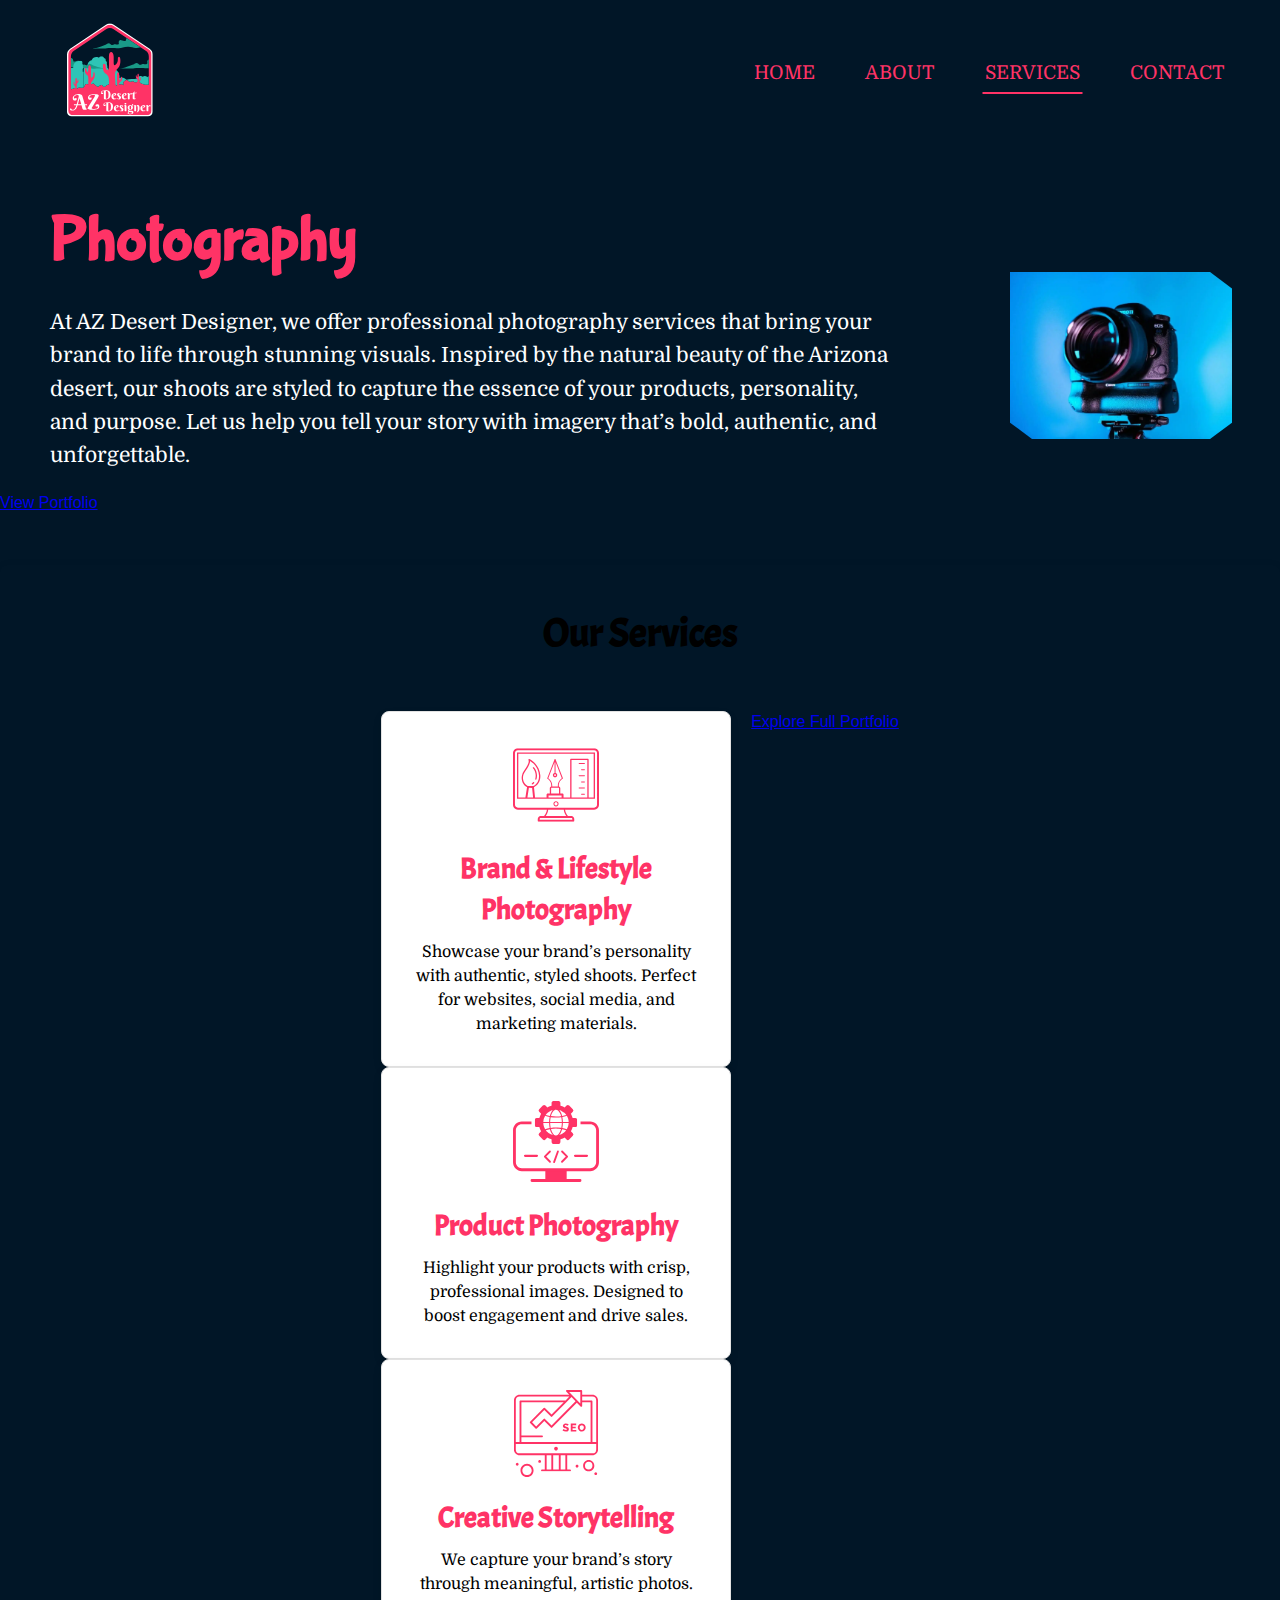
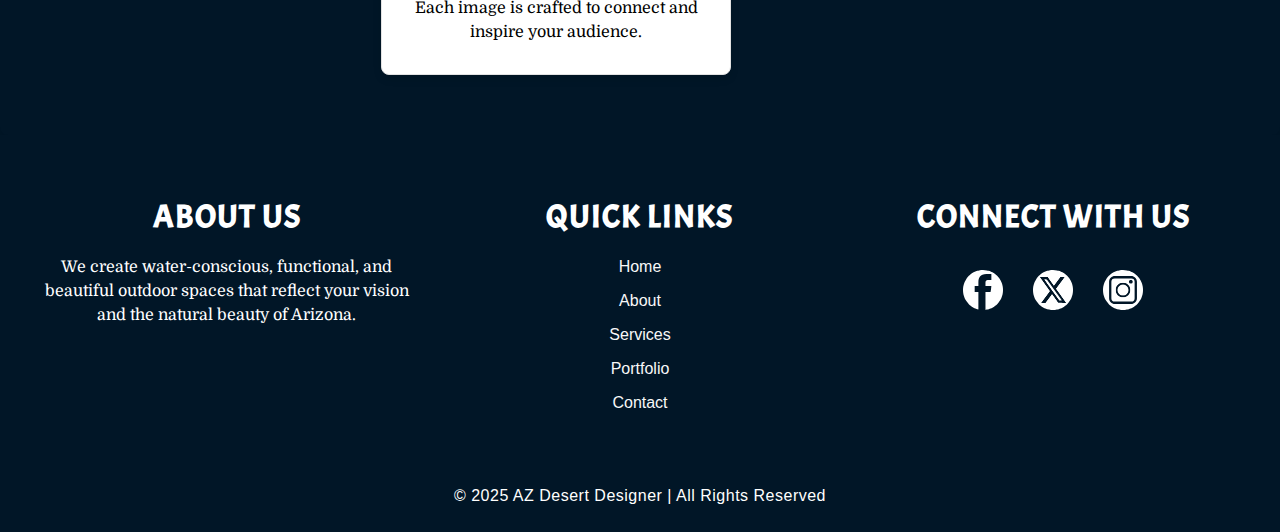
<file: photography.html>
<!DOCTYPE html>
<html lang="en">

<head>
    <meta charset="UTF-8">
    <meta name="viewport" content="width=device-width, initial-scale=1.0">

    <!-- Primary Meta Tags -->
    <meta name="description" content="Capture your brand's essence with professional photography services by AZ Desert Designer. Styled shoots, product images, and content that tells your visual story.">
    <meta name="author" content="AZ Desert Designer">
    <meta name="robots" content="index, follow">

    <!-- Open Graph / Facebook -->
    <meta property="og:title" content="AZ Desert Designer Photography Services | Creative Visual Storytelling in Arizona">
    <meta property="og:description" content="Showcase your brand with stunning photography, from product shots to creative content. Our desert-inspired visuals make a lasting impression.">
    <meta property="og:type" content="website">
    <meta property="og:url" content="https://www.azdesertdesigner.com/photography.html">
    <meta property="og:image" content="https://www.azdesertdesigner.com/assets/images/az-desert-designer-preview.jpg">
    <meta property="og:image:width" content="1200">
    <meta property="og:image:height" content="630">
    <meta property="og:site_name" content="AZ Desert Designer">

    <!-- Twitter Card -->
    <meta name="twitter:card" content="summary_large_image">
    <meta name="twitter:title" content="AZ Desert Designer Photography Services | Creative Visual Storytelling in Arizona">
    <meta name="twitter:description" content="Showcase your brand with stunning photography, from product shots to creative content. Our desert-inspired visuals make a lasting impression.">
    <meta name="twitter:image" content="https://www.azdesertdesigner.com/assets/images/az-desert-designer-preview.jpg">

    <!-- Title -->
    <title>AZ Desert Designer | Creative Photography in Arizona</title>

    <!-- Favicon -->
    <link rel="icon" type="image/webp" href="/assets/images/az-desert-designer-favicon.svg">

    <!-- Canonical -->
    <link rel="canonical" href="https://www.azdesertdesigner.com/photography.html">

    <!-- Fonts -->
    <link rel="preload" href="assets/fonts/BubblegumSans-Regular.woff2" as="font" type="font/woff2" crossorigin>
    <link rel="preload" href="assets/fonts/Domine-Regular.woff2" as="font" type="font/woff2" crossorigin>
    <link rel="preload" href="assets/fonts/Acme-Regular.woff2" as="font" type="font/woff2" crossorigin>

    <!-- CSS -->
    <link rel="preload" href="css/global.css?v=1.1" as="style">
    <link rel="preload" href="css/photography.css?v=1.1" as="style">
    <link rel="stylesheet" href="css/global.css?v=1.0">
    <link rel="stylesheet" href="css/photography.css?v=1.0">
    
    <!-- Google Analytics -->
    <script async src="https://www.googletagmanager.com/gtag/js?id=G-CYQZF57DJ5"></script>
    <script>
        window.dataLayer = window.dataLayer || [];
        function gtag(){dataLayer.push(arguments);}
        gtag('js', new Date());
        gtag('config', 'G-CYQZF57DJ5');
    </script>

    <!-- JSON-LD Schema -->
    <script type="application/ld+json">
    {
        "@context": "https://schema.org",
        "@type": "Organization",
        "name": "AZ Desert Designer",
        "url": "https://www.azdesertdesigner.com",
        "logo": "https://www.azdesertdesigner.com/assets/images/az-desert-designer-logo.svg"
    }
    </script>
</head>

<body>

    <nav class="navbar">
        <div class="logo">
            <a href="index.html"><img src="/assets/images/az-desert-designer-logo.svg" alt="AZ Desert Designer Logo"></a>
        </div>
        <ul class="nav-links" id="navLinks">
            <li><a href="index.html">HOME</a></li>
            <li><a href="about.html">ABOUT</a></li>
            <li><a href="services.html" class="active">SERVICES</a></li>
            <li><a href="contact.html">CONTACT</a></li>
        </ul>
        <div class="hamburger" onclick="toggleMenu()">
            <span class="menu-icon">&#9776;</span>
            <span class="close-icon">&times;</span>
        </div>
    </nav>

    <main class="main-section">
        <div class="main-text">
            <h1>Photography</h1>
            <p>At AZ Desert Designer, we offer professional photography services that bring your brand to life through stunning visuals. Inspired by the natural beauty of the Arizona desert, our shoots are styled to capture the essence of your products, personality, and purpose. Let us help you tell your story with imagery that’s bold, authentic, and unforgettable.</p>
            <a href="photography-portfolio.html" class="cta-btn">View Portfolio</a>
        </div>
        <div class="main-image">
            <img src="/assets/images/photography-main-1200.webp" alt="view of a camera" />
        </div>
    </main>

    <section class="services-container">
        <h2>Our Services</h2>
        <div class="services-list">
            <div class="service">
                <div class="image">
                    <img src="/assets/images/web-design-icon.svg" alt="Web Design Icon">
                </div>
                <h3>Brand & Lifestyle Photography</h3>
                <p>Showcase your brand’s personality with authentic, styled shoots. Perfect for websites, social media, and marketing materials.</p>
            </div>
            <div class="service">
                <div class="image">
                    <img src="/assets/images/web-development-icon.svg" alt="Web Development Icon">
                </div>
                <h3>Product Photography</h3>
                <p>Highlight your products with crisp, professional images. Designed to boost engagement and drive sales.</p>
            </div>
            <div class="service">
                <div class="image">
                    <img src="/assets/images/seo-icon.svg" alt="SEO Optimization Icon">
                </div>
                <h3>Creative Storytelling</h3>
                <p>We capture your brand’s story through meaningful, artistic photos. Each image is crafted to connect and inspire your audience.</p>
            </div>
        </div>
        <div class="cta-wrapper">
            <a href="photography-portfolio.html" class="cta-btn">Explore Full Portfolio</a>
        </div>
    </section>

    <footer class="footer">
        <div class="footer-content">
            <div class="footer-section about">
                <h2>About Us</h2>
                <p>We create water-conscious, functional, and beautiful outdoor spaces that reflect your vision and the natural beauty of Arizona.</p>
            </div>
    
            <div class="footer-section links">
                <h2>Quick Links</h2>
                <ul>
                    <li><a href="index.html">Home</a></li>
                    <li><a href="about.html">About</a></li>
                    <li><a href="services.html">Services</a></li>
                    <li><a href="portfolio.html">Portfolio</a></li>
                    <li><a href="contact.html">Contact</a></li>
                </ul>
            </div>
    
            <div class="footer-section social">
                <h2>Connect With Us</h2>
                <div class="social-links">
                    <a href="https://www.facebook.com" aria-label="Follow us on Facebook" rel="nofollow noopener noreferrer" target="_blank" class="social-icon facebook-icon"></a>
                    <a href="https://www.twitter.com" aria-label="Follow us on Twitter" rel="nofollow noopener noreferrer" target="_blank" class="social-icon twitter-icon"></a>
                    <a href="https://www.instagram.com" aria-label="Follow us on Instagram" rel="nofollow noopener noreferrer" target="_blank" class="social-icon instagram-icon"></a>
                </div>
            </div>
        </div>
    
        <div class="footer-bottom">
            &copy; 2025 AZ Desert Designer | All Rights Reserved
        </div>
    </footer>
    
    <script src="index.js" defer></script>
</body>

</html>
</file>
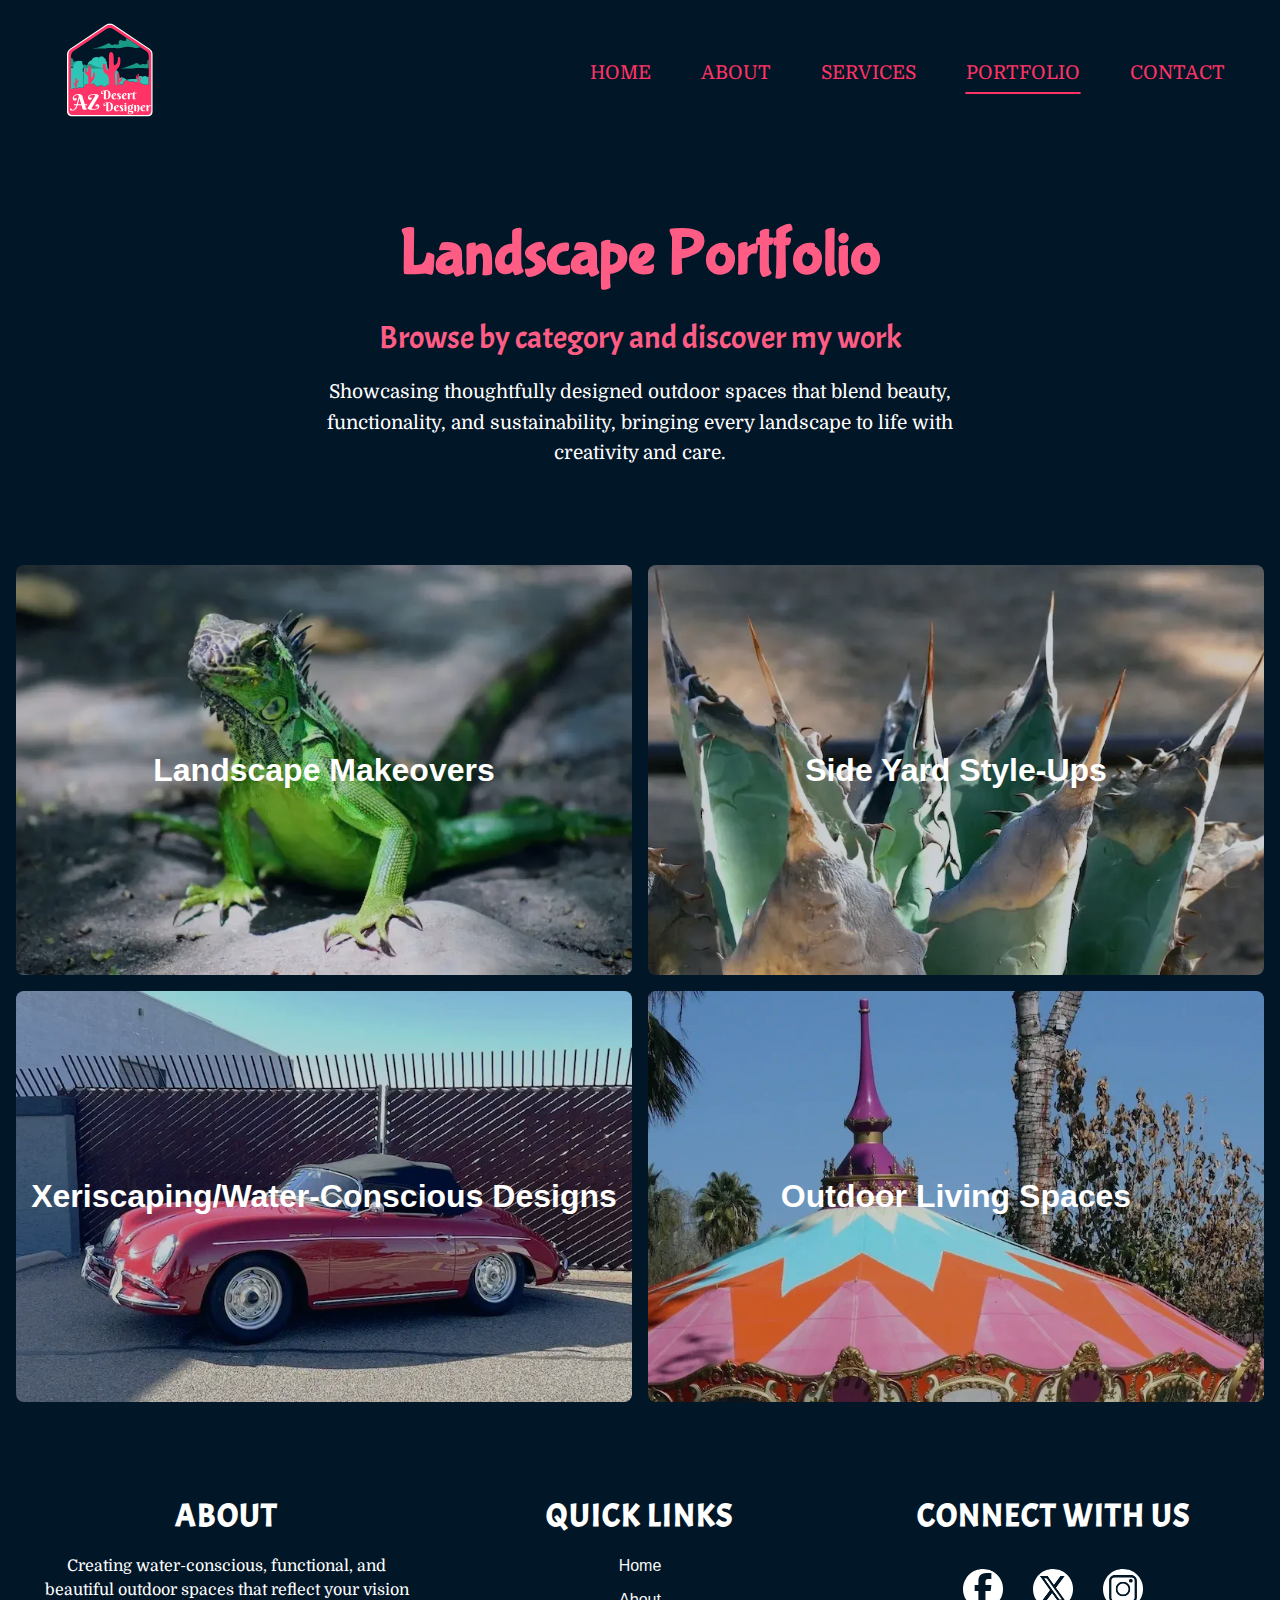
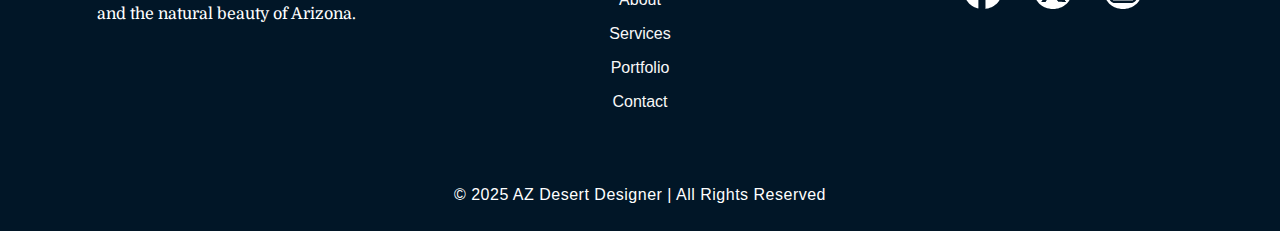
<file: portfolio.html>
<!DOCTYPE html>
<html lang="en">

<head>
    <meta charset="UTF-8">
    <meta name="viewport" content="width=device-width, initial-scale=1.0">

    <!-- Primary Meta Tags -->
    <meta name="description" content="View AZ Desert Designer's residential landscape design portfolio featuring Arizona desert landscapes, xeriscaping, and custom outdoor living spaces for homeowners.">
    <meta name="author" content="AZ Desert Designer">
    <meta name="robots" content="index, follow">

    <!-- Open Graph / Facebook -->
    <meta property="og:title" content="Landscape Design Portfolio | AZ Desert Designer">
    <meta property="og:description" content="Explore residential landscape design projects by AZ Desert Designer. See desert-inspired outdoor living spaces, xeriscaping, and custom landscape solutions for Arizona homes.">
    <meta property="og:type" content="website">
    <meta property="og:url" content="https://www.azdesertdesigner.com/portfolio.html">
    <meta property="og:image" content="https://www.azdesertdesigner.com/assets/images/az-desert-designer-preview.jpg">
    <meta property="og:image:width" content="1200">
    <meta property="og:image:height" content="630">
    <meta property="og:site_name" content="AZ Desert Designer">

    <!-- Twitter Card -->
    <meta name="twitter:card" content="summary_large_image">
    <meta name="twitter:title" content="Landscape Design Portfolio | AZ Desert Designer">
    <meta name="twitter:description" content="Explore residential landscape design projects by AZ Desert Designer, including xeriscaping, desert-friendly landscaping, and custom outdoor living spaces for Arizona homeowners.">
    <meta name="twitter:image" content="https://www.azdesertdesigner.com/assets/images/az-desert-designer-preview.jpg">

    <!-- Title -->
    <title>AZ Desert Designer | Landscape Design Portfolio</title>

    <!-- Favicon -->
    <link rel="icon" type="image/svg+xml" href="/assets/images/az-desert-designer-favicon.svg">

    <!-- Canonical -->
    <link rel="canonical" href="https://www.azdesertdesigner.com/portfolio.html">

    <!-- Fonts -->
    <link rel="preload" href="assets/fonts/BubblegumSans-Regular.woff2" as="font" type="font/woff2" crossorigin>
    <link rel="preload" href="assets/fonts/Domine-Regular.woff2" as="font" type="font/woff2" crossorigin>
    <link rel="preload" href="assets/fonts/Acme-Regular.woff2" as="font" type="font/woff2" crossorigin>

    <!-- CSS -->
    <link rel="preload" href="css/global.css?v=1.1" as="style">
    <link rel="preload" href="css/portfolio.css?v=1.1" as="style">
    <link rel="stylesheet" href="css/global.css?v=1.1">
    <link rel="stylesheet" href="css/portfolio.css?v=1.1">
    
    <!-- Google Analytics -->
    <script async src="https://www.googletagmanager.com/gtag/js?id=G-CYQZF57DJ5"></script>
    <script>
        window.dataLayer = window.dataLayer || [];
        function gtag(){dataLayer.push(arguments);}
        gtag('js', new Date());
        gtag('config', 'G-CYQZF57DJ5');
    </script>

    <!-- JSON-LD Schema -->
    <script type="application/ld+json">
    {
        "@context": "https://schema.org",
        "@type": "LocalBusiness",
        "name": "AZ Desert Designer",
        "url": "https://www.azdesertdesigner.com",
        "image": "https://www.azdesertdesigner.com/assets/images/az-desert-designer-logo.svg",
        "logo": "https://www.azdesertdesigner.com/assets/images/az-desert-designer-logo.svg",
        "description": "AZ Desert Designer showcases residential landscape design projects in Arizona, featuring xeriscaping, desert-adapted landscaping, and outdoor living spaces for homeowners.",
        "telephone": "(520) 977-7251",
        "priceRange": "$$",
        "areaServed": "Arizona",
        "address": {
            "@type": "PostalAddress",
            "addressLocality": "Chandler",
            "addressRegion": "AZ",
            "addressCountry": "US"
        }
    }
    </script>
</head>

<body>

    <nav class="navbar">
        <div class="logo">
            <a href="index.html"><img src="/assets/images/az-desert-designer-logo.svg" alt="AZ Desert Designer Logo"></a>
        </div>
        <ul class="nav-links" id="navLinks">
            <li><a href="index.html">HOME</a></li>
            <li><a href="about.html">ABOUT</a></li>
            <li><a href="services.html">SERVICES</a></li>
            <li><a href="portfolio.html" class="active" aria-current="page">PORTFOLIO</a></li>
            <li><a href="contact.html">CONTACT</a></li>
        </ul>
        <div class="hamburger" onclick="toggleMenu()">
            <span class="menu-icon">&#9776;</span>
            <span class="close-icon">&times;</span>
        </div>
    </nav>

    <main class="portfolio-hero">
        <h1>Landscape Portfolio</h1>
        <h2>Browse by category and discover my work</h2>
        <p>Showcasing thoughtfully designed outdoor spaces that blend beauty, functionality, and sustainability, bringing every landscape to life with creativity and care.</p>
    </main>

    <section class="portfolio-grid">
        <a href="photography-animals.html" class="portfolio-item">
            <img src="/assets/images/portfolio-images/main-animals-green-iguana-800.webp" alt="vibrant green iguana">
            <div class="portfolio-overlay">Landscape Makeovers</div>
        </a>

        <a href="photography-nature.html" class="portfolio-item">
            <img src="/assets/images/portfolio-images/main-nature-cactus-800.webp" alt="close-up view of spiky agave cactus">
            <div class="portfolio-overlay">Side Yard Style-Ups</div>
        </a>

        <a href="photography-cars.html" class="portfolio-item">
            <img src="/assets/images/portfolio-images/main-cars-speedster-800.webp" alt="beautiful ruby red Porsche Speedster">
            <div class="portfolio-overlay">Xeriscaping/Water-Conscious Designs</div>
        </a>

        <a href="photography-miscellaneous.html" class="portfolio-item">
            <img src="/assets/images/portfolio-images/main-miscellaneous-carousel-800.webp" alt="view of the spire atop the Phoenix Zoo carousel">
            <div class="portfolio-overlay">Outdoor Living Spaces</div>
        </a>
    </section>

    <footer class="footer">
        <div class="footer-content">
            <div class="footer-section about">
                <h2>About</h2>
                <p>Creating water-conscious, functional, and beautiful outdoor spaces that reflect your vision and the natural beauty of Arizona.</p>
            </div>
    
            <div class="footer-section links">
                <h2>Quick Links</h2>
                <ul>
                    <li><a href="index.html">Home</a></li>
                    <li><a href="about.html">About</a></li>
                    <li><a href="services.html">Services</a></li>
                    <li><a href="portfolio.html">Portfolio</a></li>
                    <li><a href="contact.html">Contact</a></li>
                </ul>
            </div>
    
            <div class="footer-section social">
                <h2>Connect With Us</h2>
                <div class="social-links">
                    <a href="https://www.facebook.com" aria-label="Follow us on Facebook" rel="nofollow noopener noreferrer" target="_blank" class="social-icon facebook-icon"></a>
                    <a href="https://www.twitter.com" aria-label="Follow us on Twitter" rel="nofollow noopener noreferrer" target="_blank" class="social-icon twitter-icon"></a>
                    <a href="https://www.instagram.com" aria-label="Follow us on Instagram" rel="nofollow noopener noreferrer" target="_blank" class="social-icon instagram-icon"></a>
                </div>
            </div>
        </div>
    
        <div class="footer-bottom">
            &copy; 2025 AZ Desert Designer | All Rights Reserved
        </div>
    </footer>
    
    <script src="index.js" defer></script>
</body>

</html>
</file>
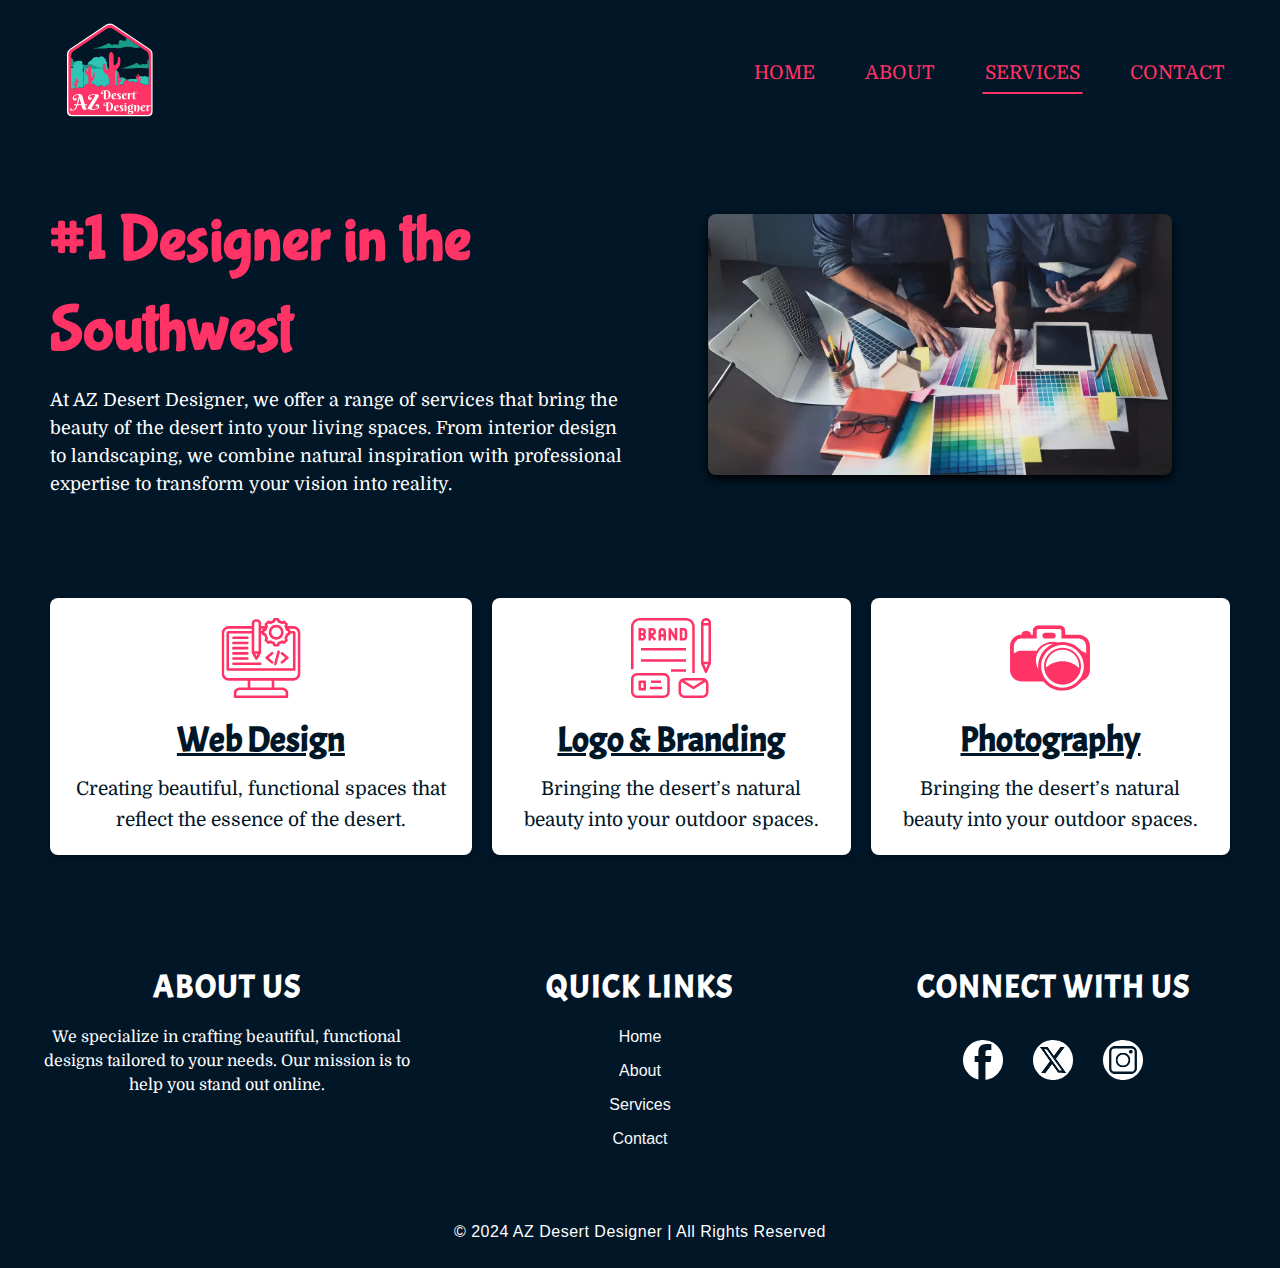
<file: services.html>
<!DOCTYPE html>
<html lang="en">

<head>
    <meta charset="UTF-8">
    <meta name="viewport" content="width=device-width, initial-scale=1.0">
    <meta name="description" content="Discover AZ Desert Designer’s professional design services, including web design, branding, and customized creative solutions inspired by the desert. Transform your brand today!">
    <meta name="keywords" content="web design services, graphic design, Arizona design, custom branding, desert-inspired design, creative services, AZ Desert Designer, modern design solutions, website design, branding solutions">
    <meta name="author" content="AZ Desert Designer">
    <meta name="robots" content="index, follow">
    <meta property="og:title" content="Professional Design Services by AZ Desert Designer">
    <meta property="og:description" content="Explore AZ Desert Designer’s unique web and graphic design services. Our desert-inspired designs transform brands and elevate visual identities.">
    <meta property="og:type" content="website">
    <meta property="og:url" content="https://www.azdesertdesigner.com/services.html" />
    <meta property="og:image" content="">
    <meta property="og:site_name" content="AZ Desert Designer">
    <title>Our Services | AZ Desert Designer - Custom Web and Branding Solutions</title>
    <link rel="icon" type="image/webp" href="assets/images/az-desert-designer-favicon.svg">
    <link rel="stylesheet" href="css/global.css?v=1.0">
    <link rel="stylesheet" href="css/services.css?v=1.0">
    <link rel="canonical" href="https://www.azdesertdesigner.com/services.html" />
    <!-- Google tag (gtag.js) -->
    <script async src="https://www.googletagmanager.com/gtag/js?id=G-CYQZF57DJ5"></script>
    <script>
        window.dataLayer = window.dataLayer || [];
        function gtag(){dataLayer.push(arguments);}
        gtag('js', new Date());
        gtag('config', 'G-CYQZF57DJ5');
    </script>
</head>

<body>

    <nav class="navbar">
        <div class="logo">
            <a href="index.html"><img src="assets/images/az-desert-designer-logo.svg" alt="AZ Desert Designer Logo"></a>
        </div>
        <ul class="nav-links" id="navLinks">
            <li><a href="index.html">HOME</a></li>
            <li><a href="about.html">ABOUT</a></li>
            <li><a href="services.html" class="active">SERVICES</a></li>
            <li><a href="contact.html">CONTACT</a></li>
        </ul>
        <div class="hamburger" onclick="toggleMenu()">
            <span class="menu-icon">&#9776;</span>
            <span class="close-icon">&times;</span>
        </div>
    </nav>

    <main class="main-section">
        <div class="main-text">
            <h1>#1 Designer in the Southwest</h1>
            <p>At AZ Desert Designer, we offer a range of services that bring the beauty of the desert into your living spaces. From interior design to landscaping, we combine natural inspiration with professional expertise to transform your vision into reality.</p>
        </div>
        <div class="main-image">
            <img src="assets/images/services-main-image.webp" alt="people looking at and choosing colors for a design plan" />
        </div>
    </main>

    <section class="services-section">
        <div class="services-grid">
            <a href="web-design.html"><div class="service-card">
                <img src="assets/images/web-design.svg" alt="Web design graphic">
                <h2>Web Design</h2>
                <p>Creating beautiful, functional spaces that reflect the essence of the desert.</p>
            </div></a>
            <a href="logo-branding.html"><div class="service-card">
                <img src="assets/images/logo-brand.svg" alt="Logo and branding graphic">
                <h2>Logo & Branding</h2>
                <p>Bringing the desert’s natural beauty into your outdoor spaces.</p>
            </div></a>
            <a href="web-design.html"><div class="service-card">
                <img src="assets/images/photography.svg" alt="Photography graphic">
                <h2>Photography</h2>
                <p>Bringing the desert’s natural beauty into your outdoor spaces.</p>
            </div></a>
        </div>
    </section>

    <footer class="footer">
        <div class="footer-content">
            <div class="footer-section about">
                <h2>About Us</h2>
                <p>We specialize in crafting beautiful, functional designs tailored to your needs. Our mission is to help you stand out online.</p>
            </div>
    
            <div class="footer-section links">
                <h2>Quick Links</h2>
                <ul>
                    <li><a href="index.html">Home</a></li>
                    <li><a href="about.html">About</a></li>
                    <li><a href="services.html">Services</a></li>
                    <li><a href="contact.html">Contact</a></li>
                </ul>
            </div>
    
            <div class="footer-section social">
                <h2>Connect With Us</h2>
                <div class="social-links">
                    <a href="https://www.facebook.com" aria-label="Follow us on Facebook" rel="nofollow noopener noreferrer" target="_blank" class="social-icon facebook-icon"></a>
                    <a href="https://www.twitter.com" aria-label="Follow us on Twitter" rel="nofollow noopener noreferrer" target="_blank" class="social-icon twitter-icon"></a>
                    <a href="https://www.instagram.com" aria-label="Follow us on Instagram" rel="nofollow noopener noreferrer" target="_blank" class="social-icon instagram-icon"></a>
                </div>
            </div>
        </div>
    
        <div class="footer-bottom">
            &copy; 2024 AZ Desert Designer | All Rights Reserved
        </div>
    </footer>
    
    <script src="index.js"></script>
</body>

</html>
</file>
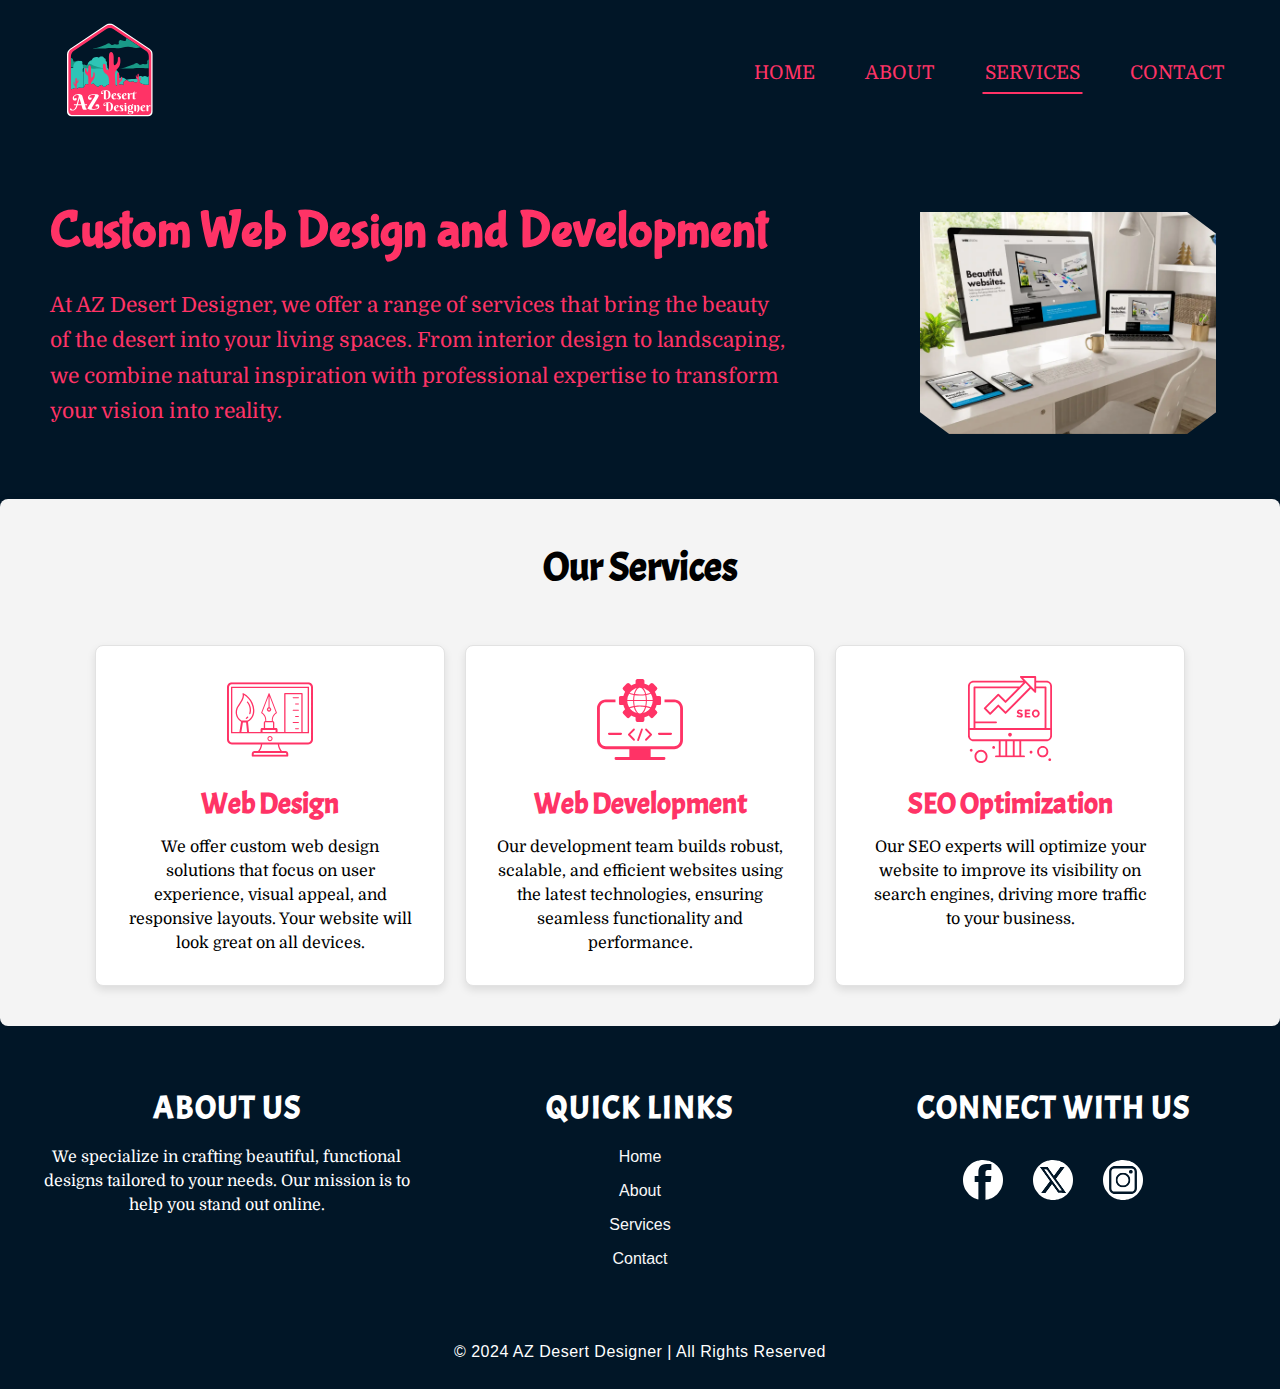
<file: web-design.html>
<!DOCTYPE html>
<html lang="en">

<head>
    <meta charset="UTF-8">
    <meta name="viewport" content="width=device-width, initial-scale=1.0">
    <meta name="description" content="AZ Desert Designer offers premier web and branding design services inspired by the Arizona desert's unique beauty. Let us elevate your brand with custom, visually stunning solutions.">
    <meta name="keywords" content="Arizona web design, AZ Desert Designer, branding solutions, desert-inspired design, website design, Arizona branding, creative services, custom graphics, modern web design">
    <meta name="author" content="AZ Desert Designer">
    <meta name="robots" content="index, follow">
    <meta property="og:title" content="Transform Your Brand with AZ Desert Designer's Unique Design Services">
    <meta property="og:description" content="From web design to custom branding, AZ Desert Designer crafts exceptional, desert-inspired designs to elevate your brand’s presence.">
    <meta property="og:type" content="website">
    <meta property="og:url" content="https://www.azdesertdesigner.com/web-design.html" />
    <meta property="og:image" content="">
    <meta property="og:site_name" content="AZ Desert Designer">
    <title>Web Design | AZ Desert Designer - Custom Web Design and Development</title>
    <link rel="icon" type="image/webp" href="assets/images/az-desert-designer-favicon.svg">
    <link rel="stylesheet" href="css/global.css?v=1.0">
    <link rel="stylesheet" href="css/web-design.css?v=1.0">
    <link rel="canonical" href="https://www.azdesertdesigner.com/web-design.html" />
    <!-- Google tag (gtag.js) -->
    <script async src="https://www.googletagmanager.com/gtag/js?id=G-CYQZF57DJ5"></script>
    <script>
        window.dataLayer = window.dataLayer || [];
        function gtag(){dataLayer.push(arguments);}
        gtag('js', new Date());
        gtag('config', 'G-CYQZF57DJ5');
    </script>
</head>

<body>

    <nav class="navbar">
        <div class="logo">
            <a href="index.html"><img src="assets/images/az-desert-designer-logo.svg" alt="AZ Desert Designer Logo"></a>
        </div>
        <ul class="nav-links" id="navLinks">
            <li><a href="index.html">HOME</a></li>
            <li><a href="about.html">ABOUT</a></li>
            <li><a href="services.html" class="active">SERVICES</a></li>
            <li><a href="contact.html">CONTACT</a></li>
        </ul>
        <div class="hamburger" onclick="toggleMenu()">
            <span class="menu-icon">&#9776;</span>
            <span class="close-icon">&times;</span>
        </div>
    </nav>

    <main class="main-section">
        <div class="main-text">
            <h1>Custom Web Design and Development</h1>
            <p>At AZ Desert Designer, we offer a range of services that bring the beauty of the desert into your living spaces. From interior design to landscaping, we combine natural inspiration with professional expertise to transform your vision into reality.</p>
        </div>
        <div class="main-image">
            <img src="assets/images/web-design-development-main.webp" alt="Image of two computers showing a website" />
        </div>
    </main>

    <section class="services-container">
        <h2>Our Services</h2>
        <div class="service">
            <div class="image">
                <img src="assets/images/web-design-icon.svg" alt="Web Design Icon">
            </div>
            <h3>Web Design</h3>
            <p>We offer custom web design solutions that focus on user experience, visual appeal, and responsive layouts. Your website will look great on all devices.</p>
        </div>
        <div class="service">
            <div class="image">
                <img src="assets/images/web-development-icon.svg" alt="Web Development Icon">
            </div>
            <h3>Web Development</h3>
            <p>Our development team builds robust, scalable, and efficient websites using the latest technologies, ensuring seamless functionality and performance.</p>
        </div>
        <div class="service">
            <div class="image">
                <img src="assets/images/seo-icon.svg" alt="SEO Optimization Icon">
            </div>
            <h3>SEO Optimization</h3>
            <p>Our SEO experts will optimize your website to improve its visibility on search engines, driving more traffic to your business.</p>
        </div>
    </section>

    <footer class="footer">
        <div class="footer-content">
            <div class="footer-section about">
                <h2>About Us</h2>
                <p>We specialize in crafting beautiful, functional designs tailored to your needs. Our mission is to help you stand out online.</p>
            </div>
    
            <div class="footer-section links">
                <h2>Quick Links</h2>
                <ul>
                    <li><a href="index.html">Home</a></li>
                    <li><a href="about.html">About</a></li>
                    <li><a href="services.html">Services</a></li>
                    <li><a href="contact.html">Contact</a></li>
                </ul>
            </div>
    
            <div class="footer-section social">
                <h2>Connect With Us</h2>
                <div class="social-links">
                    <a href="https://www.facebook.com" aria-label="Follow us on Facebook" rel="nofollow noopener noreferrer" target="_blank" class="social-icon facebook-icon"></a>
                    <a href="https://www.twitter.com" aria-label="Follow us on Twitter" rel="nofollow noopener noreferrer" target="_blank" class="social-icon twitter-icon"></a>
                    <a href="https://www.instagram.com" aria-label="Follow us on Instagram" rel="nofollow noopener noreferrer" target="_blank" class="social-icon instagram-icon"></a>
                </div>
            </div>
        </div>
    
        <div class="footer-bottom">
            &copy; 2024 AZ Desert Designer | All Rights Reserved
        </div>
    </footer>
    
    <script src="index.js"></script>
</body>

</html>
</file>
<file: css/global.css>
* {
    margin: 0;
    padding: 0;
    box-sizing: border-box;
}
  
/* Root variables */
:root {
    --primary-color: #011627;
    --primary-color-light: #23425A;
    --primary-color-dark: #000F1A;
    --secondary-color: #FF3366;
    --secondary-color-light: #FF5C85;
    --secondary-color-dark: #CC2A52;
    --accent-color: #2EC4B6;
    --accent-color-light: #5FD2C5;
    --accent-color-dark: #199A87;
    --font-family: 'Arial', sans-serif;
    --transition-speed: 0.3s;
}

body {
    font-family: var(--font-family);
    line-height: 1.4;
    color: var(--secondary-color);
    background-color: var(--primary-color);
    overflow-x: hidden;
}

/* Locally hosted fonts */
@font-face {
    font-family: 'Bubblegum Sans';
    src: url('/assets/fonts/BubblegumSans-Regular.woff2') format('woff2'),
         url('/assets/fonts/BubblegumSans-Regular.woff') format('woff');
    font-weight: normal;
    font-style: normal;
    font-display: swap;
}

@font-face {
    font-family: 'Domine';
    src: url('/assets/fonts/Domine-Regular.woff2') format('woff2'),
         url('/assets/fonts/Domine-Regular.woff') format('woff');
    font-weight: normal;
    font-style: normal;
    font-display: swap;
}

@font-face {
    font-family: 'Acme';
    src: url('/assets/fonts/Acme-Regular.woff2') format('woff2'),
        url('/assets/fonts/Acme-Regular.woff') format('woff');
    font-weight: normal;
    font-style: normal;
    font-display: swap;
}

/* Text Styles */
h1 {
    font-size: clamp(1.5rem, 4vw, 4rem);
    font-family: 'Bubblegum Sans', serif;
}

h2 {
    font-size: clamp(1.4rem, 3.5vw, 2.5rem);
    font-family: 'Acme', serif;
}

h3 {
    font-size: clamp(1.3rem, 3vw, 2rem);
    font-family: 'Acme', serif;
}

p {
    font-size: clamp(1rem, 1vw, 2rem);
    font-family: 'Domine';
}

/* Navbar Styles */
.navbar {
    display: flex;
    justify-content: space-between;
    align-items: center;
    background-color: var(--primary-color);
    padding: 20px;
    position: relative;
    z-index: 1000;
}
  
.logo img {
    width: 220px;
    height: auto;
    padding-left: 40px;
}
  
.nav-links {
    list-style: none;
    display: flex;
    padding-right: 40px;
    transition: all var(--transition-speed) ease-in-out;
}
  
.nav-links li {
    margin: 0 40px;
}
  
.nav-links a {
    font-family: 'Domine', serif;
    color: var(--secondary-color);
    text-decoration: none;
    padding: 10px 15px;
    font-size: clamp(1rem, 1.5vw, 2rem);
    position: relative;
    transition: color var(--transition-speed) ease-in-out;
}

.nav-links a::after {
    content: '';
    position: absolute;
    left: 0;
    bottom: 0;
    width: 100%;
    height: 2px;
    background-color: var(--accent-color);
    transform: scaleX(0);
    transform-origin: center;
    transition: transform var(--transition-speed) ease-in-out;
}

.nav-links a:hover::after {
    transform: scaleX(0.8);
}

.nav-links a.active::after {
    transform: scaleX(0.8);
    background-color: var(--secondary-color);
}
  
.nav-links a:hover {
    color: var(--accent-color);
}
  
.hamburger {
    display: none;
    font-size: 3rem;
    color: var(--secondary-color);
    transition: transform var(--transition-speed) ease-in-out;
}
  
/* Hamburger animation */
.hamburger.active {
    transform: rotate(90deg);
}

/* Footer styling */
.footer {
    background-color: var(--primary-color);
    color: #FFFFFF;
    padding: 40px 0 10px 0;
    text-align: center;
}

.footer-content {
    display: flex;
    justify-content: space-between;
    align-items: flex-start;
    padding: 20px;
}

.footer-section {
    flex: 1;
    padding: 0 20px;
}

.footer-section h2 {
    font-size: clamp(1.1rem, 3vw, 2rem);
    margin-bottom: 15px;
    font-weight: bold;
    text-transform: uppercase;
    letter-spacing: 1px;
}

.footer-section p,
.footer-section ul {
    line-height: 1.5;
    margin-bottom: 15px;
}

.footer-section ul {
    list-style: none;
    padding: 0;
}

.footer-section ul li {
    font-size: clamp(1rem, 1vw, 2rem);
    margin-bottom: 10px;
}

.footer-section ul li a {
    color: #f8f8f8;
    text-decoration: none;
    transition: color 0.3s ease;
}

.footer-section ul li a:hover {
    color: var(--secondary-color);
}

/* Social media icons */
.social-links {
    display: flex;
    justify-content: center;
    gap: 30px;
    margin-top: 30px;
}

.social-icon {
    display: inline-block;
    width: 40px;
    height: 40px;
    background-size: cover;
    transition: background-image 0.3s ease;
    transition: transform 0.3s cubic-bezier(0.4, 0, 0.2, 1);
}

.facebook-icon {
    background-image: url(/assets/images/facebook-logo.svg);
}

.facebook-icon:hover {
    background-image: url(/assets/images/facebook-logo-color.svg);
    transform: scale(1.2);
}

.twitter-icon {
    background-image: url(/assets/images/x-logo.svg);
}

.twitter-icon:hover {
    background-image: url(/assets/images/x-logo-color.svg);
    transform: scale(1.2);
}

.instagram-icon {
    background-image: url(/assets/images/instagram-logo.svg);
}

.instagram-icon:hover {
    background-image: url(/assets/images/instagram-logo-color.svg);
    transform: scale(1.2);
}

/* Footer bottom */
.footer-bottom {
    background-color: var(--primary-color);
    padding: 15px 0;
    margin-top: 20px;
    font-size: clamp(0.8rem, 1.5vw, 1rem);
    letter-spacing: 0.5px;
}

/* Media Queries */
@media (max-width: 1800px) {
    .logo img {
        width: 180px;
    }

    .nav-links {
        padding-right: 20px;
    }

    .nav-links li {
        margin: 0 20px;
    }
}

@media (max-width: 1440px) {
    .logo img {
        width: 140px;
    }

    .nav-links {
        padding-right: 10px;
    }

    .nav-links li {
        margin: 0 10px;
    }
}

/* Dropdown Menu (Mobile) */
@media (max-width: 768px) {
    .navbar {
        padding: 10px;
    }

    .logo img {
        width: 120px;
    }

    .nav-links {
        flex-direction: column;
        position: absolute;
        top: 10px;
        right: 0;
        background-color: var(--primary-color);
        width: 100%;
        max-height: 0;
        overflow: hidden;
        transition: max-height var(--transition-speed) ease-in-out;
        z-index: 1;
    }
  
    .nav-links li {
        text-align: center;
        padding: 15px 0;
    }
  
    .nav-links.show {
        max-height: 300px;
        background-color: #FFFFFF;
    }
  
    .hamburger {
        display: block;
        padding-right: 40px;
        cursor: pointer;
        font-size: 36px;
        z-index: 2;
        transition: all 0.3s;
    }

    .menu-icon {
        display: inline-block;
    }

    .close-icon {
        display: none;
    }

    .hamburger.show .menu-icon {
        display: none;
    }

    .hamburger.show .close-icon {
        display: inline-block;
        position: absolute;
        top: 10px;
    }

    .footer-content {
        flex-direction: column;
        align-items: center;
        padding: 0 50px;
    }

    .footer-section {
        margin-bottom: 20px;
        text-align: center;
    }

    .social-icon {
        width: 30px;
        height: 30px;
    }
}
</file>
<file: css/home.css>
/* Flexbox layout for main section */
.main-section {
    display: flex;
    justify-content: space-between;
    align-items: center;
    gap: 50px;
    padding: 20px 60px;
    margin-top: 20px;
    background-color: var(--primary-color);
}

/* Text section */
.text-section {
    flex: 2;
    padding-right: 40px;
}

.text-section h1 {
    font-weight: bold;
    margin-bottom: 30px;
}

.text-section p {
    margin-bottom: 20px;
    letter-spacing: 1px;
}

/* Button Styles */
button {
    padding: 10px 20px;
    margin: 20px 0;
    background-color: var(--accent-color);
    color: #000000;
    border: none;
    border-radius: 5px;
    cursor: pointer;
    font-size: clamp(1rem, 1.8vw, 1.6rem);
    transition: background-color var(--transition-speed) ease-in-out;
}
  
button:hover {
    background-color: var(--accent-color-dark);
    color: #FFFFFF;
}

/* Carousel section */
.carousel-section {
    display: flex;
    justify-content: center;
    position: relative;
    max-width: 700px;
    margin: 0 auto;
    overflow: hidden; /* Hides content outside the carousel */
}

.carousel {
    display: flex;
    transition: transform 0.5s ease-in-out;
    width: 100%;
}

/* Individual slide styling */
.carousel-slide {
    min-width: 100%;
    display: flex;
    flex-direction: column;
    justify-content: center;
    align-items: center;
    position: relative;
}

.carousel-slide img {
    width: 700px;
    height: 525px;
    object-fit: cover;
    position: relative;
}

.carousel-caption {
    position: absolute;
    bottom: 0;
    background-color: rgba(0, 0, 0, 0.8);
    color: white;
    padding: 10px;
    text-align: center;
    width: 100%;
}

.carousel-caption h2 {
    font-size: clamp(1.4rem, 3vw, 2.3rem);
    margin: 0;
    font-weight: bold;
}

.carousel-caption p {
    margin: 5px 0 0;
}

/* Services Section */
.services {
    display: flex;
    justify-content: space-between;
    gap: 30px;
    padding: 80px 30px;
    background-color: #FFFFFF;
}
  
.services-left {
    flex: 2;
    display: flex;
    flex-direction: column;
}
  
.services-card {
    display: flex;
    align-items: center;
    margin-bottom: 40px;
    padding: 20px;
    background-color: white;
    border-radius: 8px;
    box-shadow: 0 4px 10px rgba(0, 0, 0, 0.3);
    transition: transform 0.3s ease, box-shadow 0.3s ease;
}
  
.services-card:hover {
    transform: translateY(-5px);
    box-shadow: 0 8px 20px rgba(0, 0, 0, 0.15);
}
  
.services-icon img {
    width: 130px;
    height: 130px;
    margin-right: 20px;
    filter: drop-shadow(0 2px 4px rgba(0, 0, 0, 0.1));
    transition: transform 0.3s ease;
}
  
.services-icon img:hover {
    transform: rotate(10deg);
}
  
.services-card-content h3 {
    margin-bottom: 5px;
    color: #000000;
}
  
.services-card-content p {
    color: #000000;
}
  
.services-text {
    flex: 1;
    text-align: left;
    margin: 50px;
}
  
.services-text h2 {
    color: #000000;
    margin: 30px 10px;
    text-transform: uppercase;
    text-decoration: underline;
    letter-spacing: 2px;
}
  
.services-text p {
    color: #000000;
    margin: 30px 10px;
}

.services-link {
    text-decoration: none;
    color: inherit;
    display: block;
}

.services-link:hover .services-card {
    transform: translate(-5px);
    box-shadow: 0 8px 20px rgba(0, 0, 0, 0.15);
}

/* Testimonials Section */
.testimonials {
    position: relative;
    width: 100%;
    padding: 100px 0;
    background-color: var(--secondary-color);
    text-align: center;
}

.testimonials h2 {
    font-size: clamp(1.5rem, 4vw, 3rem);
    color: #FFFFFF;
    margin-bottom: 30px;
}

.testimonials-carousel {
    display: flex;
    overflow: hidden;
    position: relative;
    justify-content: center;
    max-width: 70%;
    margin: 0 auto;
}

.testimonial-card {
    display: none;
    min-width: 100%;
    transition: transform 0.5s ease-in-out;
    opacity: 0;
}

.testimonial-card.active {
    background-color: rgba(255, 255, 255, 0.8);
    border-radius: 10px;
    padding: 50px 0;
    display: block;
    opacity: 1;
}

.client-info {
    display: flex;
    justify-content: center;
    align-items: center;
    gap: 15px;
    padding: 10px;
}

.client-info img {
    width: 70px;
    height: 70px;
    border-radius: 50%;
    object-fit: cover;
}

.client-info div {
    display: flex;
    flex-direction: column;
}

.quote {
    font-size: clamp(1rem, 1.5vw, 1.8rem);
    color: var(--primary-color);
    padding: 30px;
}

.client-info h3 {
    color: var(--primary-color);
    margin: 0;
}

.client-info p {
    color: var(--primary-color);
    margin: 0;
    font-style: italic;
}

.carousel-prev, .carousel-next {
    position: absolute;
    top: 60%;
    transform: translateY(-50%);
    background: none;
    border: none;
    font-size: 2.5rem;
    cursor: pointer;
    padding: 10px;
    color: var(--primary-color);
}

.carousel-prev {
    left: 15%;
}

.carousel-next {
    right: 15%;
}

.carousel-prev:hover, .carousel-next:hover {
    color: #555;
}

/* Media query for smaller screens */
@media (max-width: 1765px) {
    .text-section {
        padding-right: 0;
    }

    .carousel-section {
        max-width: 500px;
    }

    .carousel-slide img {
        width: 500px;
        height: 375px;
    }
}

@media (max-width: 950px) {
    .main-section {
        flex-direction: column;
        align-items: flex-start;
    }

    .text-section h1 {
        text-align: center;
    }

    button {
        margin: 0 auto;
        display: block;
    }
    
    .text-section, .carousel-section {
        padding: 0;
    }

    .carousel img {
        margin-bottom: 10px;
    }

    .services {
        flex-direction: column-reverse;
        padding: 40px;
    }

    .services-text {
        margin: 0;
    }

    .services-text h2 {
        text-align: center;
    }

    .services-icon img {
        width: 100px;
        height: 100px;
    }

    .testimonials {
        padding: 50px 0;
    }

    .testimonial-card.active {
        padding: 20px 0;
    }
}

@media (max-width: 768px) {
    .main-section {
        padding: 30px;
    }

    .carousel-section {
        max-width: 400px;
    }

    .carousel-slide img {
        width: 400px;
        height: 275px;
    }

    .carousel-prev, .carousel-next {
        font-size: 2rem;
    }
}

@media (max-width: 425px) {
    .main-section {
        padding: 25px;
    }

    .carousel-section {
        max-width: 300px;
    }

    .carousel-slide img {
        width: 275px;
        height: 175px;
    }

    .services-icon img {
        width: 60px;
        height: 60px;
    }

    .services-card-content p {
        font-size: 0.8rem;
    }

    .quote {
        font-size: 0.9rem;
    }

    .testimonials-carousel {
        max-width: 80%;
    }

    .carousel-prev {
        left: 10%;
    }

    .carousel-next {
        right: 10%;
    }

    .client-info img {
        width: 50px;
        height: 50px;
    }
}
</file>
<file: css/about.css>
.about-main {
    background-image: url(/assets/images/about-az-desert-designer-background.webp);
    background-repeat: no-repeat;
    background-position: center;
    background-size: cover;
    border-radius: 10px;
    height: 1000px;
}

.about-main h1 {
    position: absolute;
    top: 300px;
    left: 50px;
    color: #FFFFFF;
}

.about-main p {
    position: absolute;
    top: 450px;
    left: 50px;
    color: #FFFFFF;
    margin: 20px auto;
    padding-right: 150px;
    max-width: 1500px;
    text-align: left;
    line-height: 1.7;
}

.about-services {
    background: linear-gradient(180deg, #011627, #FFFFFF);
    padding: 50px;
    text-align: center;
}

.about-services h2 {
    margin-bottom: 40px;
    font-size: 1.5rem;
}

.about-services ul {
    list-style-type: none;
    padding: 0;
    display: flex;
    gap: 4rem;
    flex-wrap: wrap;
    justify-content: center;
}

.about-services li {
    background-color: rgba(255, 255, 255, 0.2);
    color: #000000;
    padding: 20px;
    border-radius: 5px;
    transition: all 0.3s ease;
    box-shadow: 0 2px 8px rgba(0, 0, 0, 0.1);
    font-weight: 500;
    font-size: 1.3rem;
    cursor: pointer;
    width: 500px;
    height: 400px;
    text-align: center;
    display: flex;
    flex-direction: column;
    align-items: center;
}

.about-services li:hover {
    background-color: var(--primary-color);
    color: var(--secondary-color-light);
    transform: translateY(-5px) scale(1.05);
}

.about-services li img {
    width: 300px;
    height: 250px;
    border: 3px solid #000000;
    border-radius: 100%;
    margin-bottom: 2rem;
    transition: transform 0.3s;
}

.about-services li:hover img {
    transform: scale(1.05);
    border: 3px solid #FF3366;
}

.about-services li a {
    display: flex;
    flex-direction: column;
    align-items: center;
    padding: 1.5rem;
    text-decoration: none;
    color: inherit;
    font-size: clamp(1.5rem, 2vw, 2rem);
    text-decoration: underline;
}

.about-contact {
    padding: 50px;
    text-align: center;
}

.about-contact h2 {
    margin-bottom: 20px;
}

.about-contact a {
    color: #FFFFFF;
}

.about-contact a:hover {
    text-decoration: underline;
}

@media (max-width: 1750px) {
    .about-main p {
        padding-right: 300px;
    }
}

@media (max-width: 1440px) {
    .about-main {
        background-image: url(/assets/images/about-az-desert-designer-background-medium.webp);
        height: 800px;
    }

    .about-main h1 {
        top: 200px;
        left: 50px;
    }

    .about-main p {
        top: 300px;
        left: 50px;
        padding-right: 200px;
        max-width: 900px;
    }
}

@media (max-width: 768px) {
    .about-main {
        background-image: url(/assets/images/about-az-desert-designer-background-small.webp);
        height: 500px;
    }

    .about-main h1 {
        top: 180px;
        left: 50px;
    }

    .about-main p {
        top: 240px;
        left: 50px;
        padding-right: 200px;
        max-width: 900px;
        font-size: 0.9rem;
    }

    .about-services li {
        width: 400px;
        height: 300px;
    }

    .about-services li img {
        width: 220px;
        height: 170px;
        border: 3px solid #000000;
        border-radius: 100%;
        margin-bottom: 2rem;
        transition: transform 0.3s;
    }

    .about-services li a {
        font-size: 1.2rem;
    }
}

@media (max-width: 610px) {
    .about-main p {
        top: 220px;
        font-size: 0.7rem;
    }
}

@media (max-width: 425px) {
    .about-main {
        background-image: url(/assets/images/about-az-desert-designer-background-mobile.webp);
        height: 400px;
    }

    .about-main h1 {
        top: 150px;
        left: 30px;
    }

    .about-main p {
        top: 190px;
        left: 30px;
        font-size: 0.6rem;
        padding-right: 100px;
    }
}
</file>
<file: css/contact.css>
/* Main Container */
.contact-container {
    max-width: 1300px;
    margin: 0 auto;
    padding: 20px;
}
  
/* Header Section */
.contact-header {
    text-align: center;
    margin-bottom: 20px;
}

.contact-header h1 {
    padding: 10px;
}

.contact-header p {
    padding: 10px;
}
  
/* Contact Form Section */
.contact-form-section {
    display: flex;
    justify-content: center;
    margin-bottom: 50px;
}
  
.contact-form {
    background-color: #FFFFFF;
    padding: 20px;
    border-radius: 10px;
    width: 100%;
    max-width: 600px;
}
  
.contact-form label {
    font-size: clamp(1rem, 1vw, 2rem);
    display: block;
    font-weight: bold;
    margin-top: 15px;
}
  
.contact-form input,
.contact-form textarea {
    width: 100%;
    padding: 10px;
    margin-top: 5px;
    border: 2px solid #000000;
    border-radius: 5px;
    font-size: 1rem;
    font-family: 'Times New Roman', Times, serif;
}
  
.contact-form button {
    width: 100%;
    padding: 12px;
    margin-top: 20px;
    background-color: var(--secondary-color-light);
    color: #000000;
    font-size: 1rem;
    font-weight: bold;
    border: none;
    border-radius: 5px;
    cursor: pointer;
    transition: background-color 0.3s ease;
}
  
.contact-form button:hover {
    background-color: var(--primary-color);
    color: #FFFFFF;
}
  
/* Contact Information Section */
.contact-info-section {
    display: flex;
    justify-content: space-between;
    flex-wrap: wrap;
    gap: 20px;
}
  
.contact-info {
    background-color: #FFFFFF;
    padding: 20px;
    border-radius: 10px;
    flex: 1;
    min-width: 200px;
    text-align: center;
}
  
.contact-info h2 {
    font-size: 1.5rem;
    margin-bottom: 10px;
}
  
.contact-info p,
.contact-info a {
    font-size: 1em;
    color: #555;
    text-decoration: none;
}
  
.contact-info a:hover {
    color: #2980b9;
}
  
/* Responsive Design */
@media (max-width: 768px) {
    .contact-info-section {
        flex-direction: column;
    }
}
  
@media (max-width: 480px) {
    .contact-header h1 {
        font-size: 2em;
    }
  
    .contact-form-section,
    .contact-info-section {
      padding: 10px;
    }
}
</file>
<file: css/outdoor-styling.css>
.main-section {
    display: flex;
    align-items: center;
    justify-content: space-between;
    gap: 20px;
    padding: 50px;
}

.main-text {
    flex: 1;
}

.main-text h1 {
    padding-left: 10px;
    font-size: clamp(2.5rem, 5vw, 5rem);
}

.main-text p {
    font-size: 1.3rem;
    padding: 20px 10px;
    line-height: 1.6;
    color: #FFFFFF;
}

.main-image {
    display: flex;
    flex: 0.8;
    justify-content: center;
    align-items: center;
}

.main-image img {
    width: 100%;
    height: auto;
    object-fit: cover;
}

.cta-btn {
    display: inline-block;
    background: var(--secondary-color);
    color: #FFFFFF;
    padding: 0.75rem 1.5rem;
    border-radius: 8px;
    text-decoration: none;
    font-size: 1.3rem;
    font-weight: bold;
    text-align: center;
    transition: background var(--transition-speed), transform var(--transition-speed);
}

.main-text .cta-btn {
    margin: 20px 10px;
}

.cta-btn:hover {
    background: var(--secondary-color-dark);
    transform: translateY(-2px);
}

.cta-wrapper {
    text-align: center;
    margin-top: 2rem;
}

.services-container {
    background-color: var(--accent-color-supalight);
    padding: 50px 20px;
    text-align: center;
    display: flex;
    flex-wrap: wrap;
    justify-content: center;
    gap: 3rem;
}

.services-list {
    display: flex;
    flex-wrap: wrap;
    justify-content: center;
    gap: 3rem;
    width: 100%;
}

.services-container h2 {
    font-size: 2.5em;
    color: var(--primary-color);
    margin-bottom: 30px;
    width: 100%;
}

.service {
    display: flex;
    flex-direction: column;
    gap: 20px;
    background-color: var(--primary-color);
    width: 400px;
    box-shadow: 0 8px 16px rgba(0, 0, 0, 0.2);
}

.service-image img {
    width: 100%;
}

.service-text {
    padding: 0 30px 30px 30px;
}

.service h3 {
    font-size: 1.8em;
    color: #FFFFFF;
    margin-bottom: 10px;
    text-decoration: underline;
}

.service-text p {
    font-size: 1.1rem;
    color: #FFFFFF;
    line-height: 1.5;
}

/* Responsive Styling */
@media (max-width: 1280px) {
    .service {
        width: 350px;
    }
}

@media (max-width: 1130px) {
    .service {
        width: 300px;
    }
}

@media (max-width: 860px) {
    .main-section {
        flex-direction: column;
        justify-content: center;
        text-align: center;
    }

    .main-text h1 {
        text-align: center;
        padding-left: 0;
    }

    .main-image img {
        width: 90%;
    }

    .services-container {
        flex-direction: column;
        align-items: center;
    }

    .service {
        width: 90%;
    }
}

@media (max-width: 768px) {
    .main-text p {
        text-align: left;
    }

    .services-container {
        padding: 40px;
    }
}

@media (max-width: 500px) {
    .main-section {
        padding: 20px;
    }

    .main-text p {
        font-size: 1rem;
        padding: 20px;
    }

    .services-container {
        padding: 20px;
        gap: 2rem;
    }

    .services-container h2 {
        margin-bottom: 0;
    }

    .service h3 {
        font-size: 1.3rem;
    }

    .service-text p {
        font-size: 0.9rem;
    }
}
</file>
<file: css/photography-portfolio.css>
/* Hero section */
.portfolio-hero {
    text-align: center;
    padding: 4rem 2rem;
    background: var(--primary-color);
}

.portfolio-hero h1 {
    font-size: clamp(2.5rem, 6vw, 4rem);
    color: var(--secondary-color-light);
    margin-bottom: 1rem;
}

.portfolio-hero h2 {
    font-size: 2rem;
    font-weight: 500;
    color: var(--secondary-color-light);
    margin-bottom: 1rem;
}

.portfolio-hero p {
    font-size: 1.2rem;
    max-width: 700px;
    margin: 0 auto;
    line-height: 1.6;
    color: #FFFFFF;
}

/* Portfolio grid */
.portfolio-grid {
    display: grid;
    grid-template-columns: repeat(2, 1fr);
    grid-template-rows: auto;
    gap: 1rem;
    margin: 2rem auto;
    max-width: 1600px;
    padding: 0 1rem;
}

/* Portfolio items */
.portfolio-item {
    position: relative;
    overflow: hidden;
    border-radius: 8px;
    cursor: pointer;
    text-decoration: none;
    color: inherit;
}

.portfolio-item img {
    width: 100%;
    height: 100%;
    object-fit: cover;
    display: block;
    transition: opacity var(--transition-speed) ease;
}

/* Overlay */
.portfolio-overlay {
    position: absolute;
    top: 0;
    left: 0;
    width: 100%;
    height: 100%;
    display: flex;
    align-items: center;
    justify-content: center;
    color: #ffffff;
    font-size: 2rem;
    font-weight: bold;
    background: rgba(1, 22, 39, 0.2);
    transition: background var(--transition-speed), font-size var(--transition-speed);
}

/* Hover */
.portfolio-item:hover img {
    opacity: 0.7;
}

.portfolio-item:hover .portfolio-overlay {
    background: rgba(1, 22, 39, 0.5);
    font-size: 2.3rem;
}

/* Responsive styling */
@media (max-width: 768px) {
    .portfolio-grid {
        grid-template-columns: 1fr;
        gap: 0.5rem;
        padding: 0;
    }

    .portfolio-item {
        border-radius: 0;
    }

    .portfolio-overlay {
        font-size: 1.5rem;
    }

    .portfolio-hero h2 {
        font-size: 1.4rem;
    }

    .portfolio-hero p {
        font-size: 1rem;
    }
}
</file>
<file: css/photography.css>
.main-section {
    display: flex;
    align-items: center;
    justify-content: space-between;
    gap: 20px;
    margin: 50px 0;
}

.main-text h1 {
    padding-left: 50px;
    font-size: clamp(2.5rem, 5vw, 5rem);
}

.main-text p {
    font-size: 1.3rem;
    padding: 20px 50px;
    line-height: 1.6;
    color: #FFFFFF;
}

.main-image {
    display: flex;
    justify-content: center;
    align-items: center;
}

.main-image img {
    width: 70%;
    clip-path: polygon(
        0 0, 90% 0, 100% 10%, 100% 90%, 
        90% 100%, 10% 100%, 0 90%
    );
}

.services-container {
    background-color: var(--accent-color-supalight);
    padding: 40px 20px 60px 20px;
    text-align: center;
    display: flex;
    flex-wrap: wrap;
    justify-content: center;
    gap: 20px;
    border-radius: 8px;
    box-shadow: 0 4px 12px rgba(0, 0, 0, 0.1);
}

.services-container h2 {
    font-size: 2.5em;
    color: #000000;
    margin-bottom: 30px;
    width: 100%;
}

.service {
    background-color: #FFFFFF;
    border: 1px solid #e2e2e2;
    border-radius: 8px;
    padding: 30px;
    width: 400px;
    box-shadow: 0 4px 8px rgba(0, 0, 0, 0.1);
    transition: transform 0.3s, box-shadow 0.3s;
}

.service:hover {
    transform: translateY(-5px);
    box-shadow: 0 8px 16px rgba(0, 0, 0, 0.2);
}

.service h3 {
    font-size: 1.8em;
    color: var(--secondary-color);
    margin-bottom: 10px;
}

.service p {
    font-size: 1rem;
    color: #000000;
    line-height: 1.5;
}

.service .image {
    margin-bottom: 15px;
}

.service .image img {
    width: 50%;
}

@media (max-width: 1440px) {
    .service .image img {
        width: 30%;
    }
}

@media (max-width: 1280px) {
    .service {
        width: 350px;
    }
}

@media (max-width: 1130px) {
    .service {
        width: 300px;
    }
}

@media (max-width: 860px) {
    .main-section {
        flex-direction: column;
    }

    .main-text h1 {
        text-align: center;
        padding-left: 0;
    }

    .main-image img {
        width: 50%;
    }

    .services-container {
        flex-direction: column;
        align-items: center;
    }

    .service {
        width: 90%;
    }

    .service .image img {
        width: 15%;
    }
}

@media (max-width: 768px) {
    .main-section {
        margin: 20px 0;
    }

    .services-container {
        padding: 40px;
    }

    .service .image img {
        width: 20%;
    }
}

@media (max-width: 500px) {
    .main-text p {
        font-size: 1.1rem;
        padding: 20px;
    }

    .services-container {
        padding: 30px;
    }
}
</file>
<file: css/portfolio.css>
/* Hero section */
.portfolio-hero {
    text-align: center;
    padding: 4rem 2rem;
    background: var(--primary-color);
}

.portfolio-hero h1 {
    font-size: clamp(2.5rem, 6vw, 4rem);
    color: var(--secondary-color-light);
    margin-bottom: 1rem;
}

.portfolio-hero h2 {
    font-size: 2rem;
    font-weight: 500;
    color: var(--secondary-color-light);
    margin-bottom: 1rem;
}

.portfolio-hero p {
    font-size: 1.2rem;
    max-width: 700px;
    margin: 0 auto;
    line-height: 1.6;
    color: #FFFFFF;
}

/* Portfolio grid */
.portfolio-grid {
    display: grid;
    grid-template-columns: repeat(2, 1fr);
    grid-template-rows: auto;
    gap: 1rem;
    margin: 2rem auto;
    max-width: 1600px;
    padding: 0 1rem;
}

/* Portfolio items */
.portfolio-item {
    position: relative;
    overflow: hidden;
    border-radius: 8px;
    cursor: pointer;
    text-decoration: none;
    color: inherit;
}

.portfolio-item img {
    width: 100%;
    height: 100%;
    object-fit: cover;
    display: block;
    transition: opacity var(--transition-speed) ease;
}

/* Overlay */
.portfolio-overlay {
    position: absolute;
    top: 0;
    left: 0;
    width: 100%;
    height: 100%;
    display: flex;
    align-items: center;
    justify-content: center;
    color: #ffffff;
    font-size: 2rem;
    font-weight: bold;
    background: rgba(1, 22, 39, 0.2);
    transition: background var(--transition-speed), font-size var(--transition-speed);
}

/* Hover */
.portfolio-item:hover img {
    opacity: 0.7;
}

.portfolio-item:hover .portfolio-overlay {
    background: rgba(1, 22, 39, 0.5);
    font-size: 2.3rem;
}

/* Responsive styling */
@media (max-width: 768px) {
    .portfolio-grid {
        grid-template-columns: 1fr;
        gap: 0.5rem;
        padding: 0;
    }

    .portfolio-item {
        border-radius: 0;
    }

    .portfolio-overlay {
        font-size: 1.5rem;
    }

    .portfolio-hero h2 {
        font-size: 1.4rem;
    }

    .portfolio-hero p {
        font-size: 1rem;
    }
}
</file>
<file: css/services.css>
/* Intro section flex layout */
.main-section {
    display: flex;
    align-items: center;
    justify-content: space-between;
    padding: 50px;
    background-color: var(--primary-color)
}

.main-text {
    flex: 1;
    padding-right: 20px;
}

.main-text h1 {
    font-size: clamp(2.5rem, 5vw, 5rem);
    color: var(--secondary-color);
    margin-bottom: 10px;
}

.main-text p {
    font-size: 1.1rem;
    line-height: 1.6;
    color: #FFFFFF;
}

.main-image {
    flex: 1;
    text-align: center;
}

.main-image img {
    width: 80%;
    border-radius: 8px;
    box-shadow: 0 4px 8px rgba(0, 0, 0, 8);
}

/* Services section */
.services-section {
    padding: 50px;
}

.services-grid {
    display: flex;
    gap: 20px;
    justify-content: space-around;
}

.services-grid a {
    text-decoration: none;
}

.service-card {
    padding: 20px;
    background-color: #FFFFFF;
    border-radius: 8px;
    box-shadow: 0 4px 8px rgba(0, 0, 0, 0.2);
    text-align: center;
    transition: transform 0.3s ease;
    cursor: pointer;
}

.service-card:hover {
    transform: scale(1.05);
}

.service-card img {
    max-width: 100px;
    margin-bottom: 10px;
}

.service-card h2 {
    color: var(--primary-color);
    font-size: 2rem;
    text-decoration: underline;
}

.service-card p {
    color: var(--primary-color);
    font-size: 1.5rem;
}

.service-card a {
    color: #FFFFFF;
    text-decoration: none;
}

@media (max-width: 1440px) {
    .service-card img {
        width: 80px;
    }

    .service-card h2 {
        margin-bottom: 10px;
        font-size: 2.2rem;
    }

    .service-card p {
        font-size: 1.2rem;
        line-height: 1.6;
    }
}

@media (max-width: 925px) {
    .main-section {
        flex-direction: column;
        gap: 50px;
    }

    .services-section {
        padding: 50px 80px;
    }

    .services-grid {
        gap: 50px;
        grid-template-columns: 1fr;
    }
}

@media (max-width: 425px) {
    .services-section {
        padding: 30px;
    }

    .services-grid {
        gap: 50px;
    }

    .service-card img {
        width: 60px;
    }

    .service-card h2 {
        font-size: 1.8rem;
    }

    .service-card p {
        font-size: 0.9rem;
    }
}
</file>
<file: css/web-design.css>
.main-section {
    display: flex;
    align-items: center;
    justify-content: space-between;
    gap: 20px;
    margin: 50px 0;
}

.main-text h1 {
    padding-left: 50px;
}

.main-text p {
    font-size: 1.3rem;
    padding: 20px 50px;
    line-height: 1.7;
}

.main-image {
    display: flex;
    justify-content: center;
    align-items: center;
}

.main-image img {
    width: 70%;
    clip-path: polygon(
        0 0, 90% 0, 100% 10%, 100% 90%, 
        90% 100%, 10% 100%, 0 90%
    );
}

.services-container {
    background-color: #f4f4f4;
    padding: 40px 20px;
    text-align: center;
    display: flex;
    flex-wrap: wrap;
    justify-content: center;
    gap: 20px;
    border-radius: 8px;
    box-shadow: 0 4px 12px rgba(0, 0, 0, 0.1);
}

.services-container h2 {
    font-size: 2.5em;
    color: #000000;
    margin-bottom: 30px;
    width: 100%;
}

.service {
    background-color: #FFFFFF;
    border: 1px solid #e2e2e2;
    border-radius: 8px;
    padding: 30px;
    width: 400px;
    box-shadow: 0 4px 8px rgba(0, 0, 0, 0.1);
    transition: transform 0.3s, box-shadow 0.3s;
}

.service:hover {
    transform: translateY(-5px);
    box-shadow: 0 8px 16px rgba(0, 0, 0, 0.2);
}

.service h3 {
    font-size: 1.8em;
    color: var(--secondary-color);
    margin-bottom: 10px;
}

.service p {
    font-size: 1rem;
    color: #000000;
    line-height: 1.5;
}

.service .image {
    margin-bottom: 15px;
}

.service .image img {
    width: 50%;
}

@media (max-width: 1440px) {
    .service .image img {
        width: 30%;
    }
}

@media (max-width: 1280px) {
    .service {
        width: 350px;
    }
}

@media (max-width: 1130px) {
    .service {
        width: 300px;
    }
}

@media (max-width: 860px) {
    .main-section {
        flex-direction: column;
    }

    .main-text h1 {
        text-align: center;
        font-size: 3rem;
        padding-left: 0;
    }

    .main-image img {
        width: 50%;
    }

    .services-container {
        flex-direction: column;
        align-items: center;
    }

    .service {
        width: 90%;
    }

    .service .image img {
        width: 15%;
    }
}

@media (max-width: 768px) {
    .main-text h1 {
        font-size: 2.4rem;
    }

    .services-container {
        padding: 40px;
    }

    .service .image img {
        width: 20%;
    }
}

@media (max-width: 500px) {
    .main-text h1 {
        font-size: 2rem;
    }

    .services-container {
        padding: 30px;
    }
}
</file>
